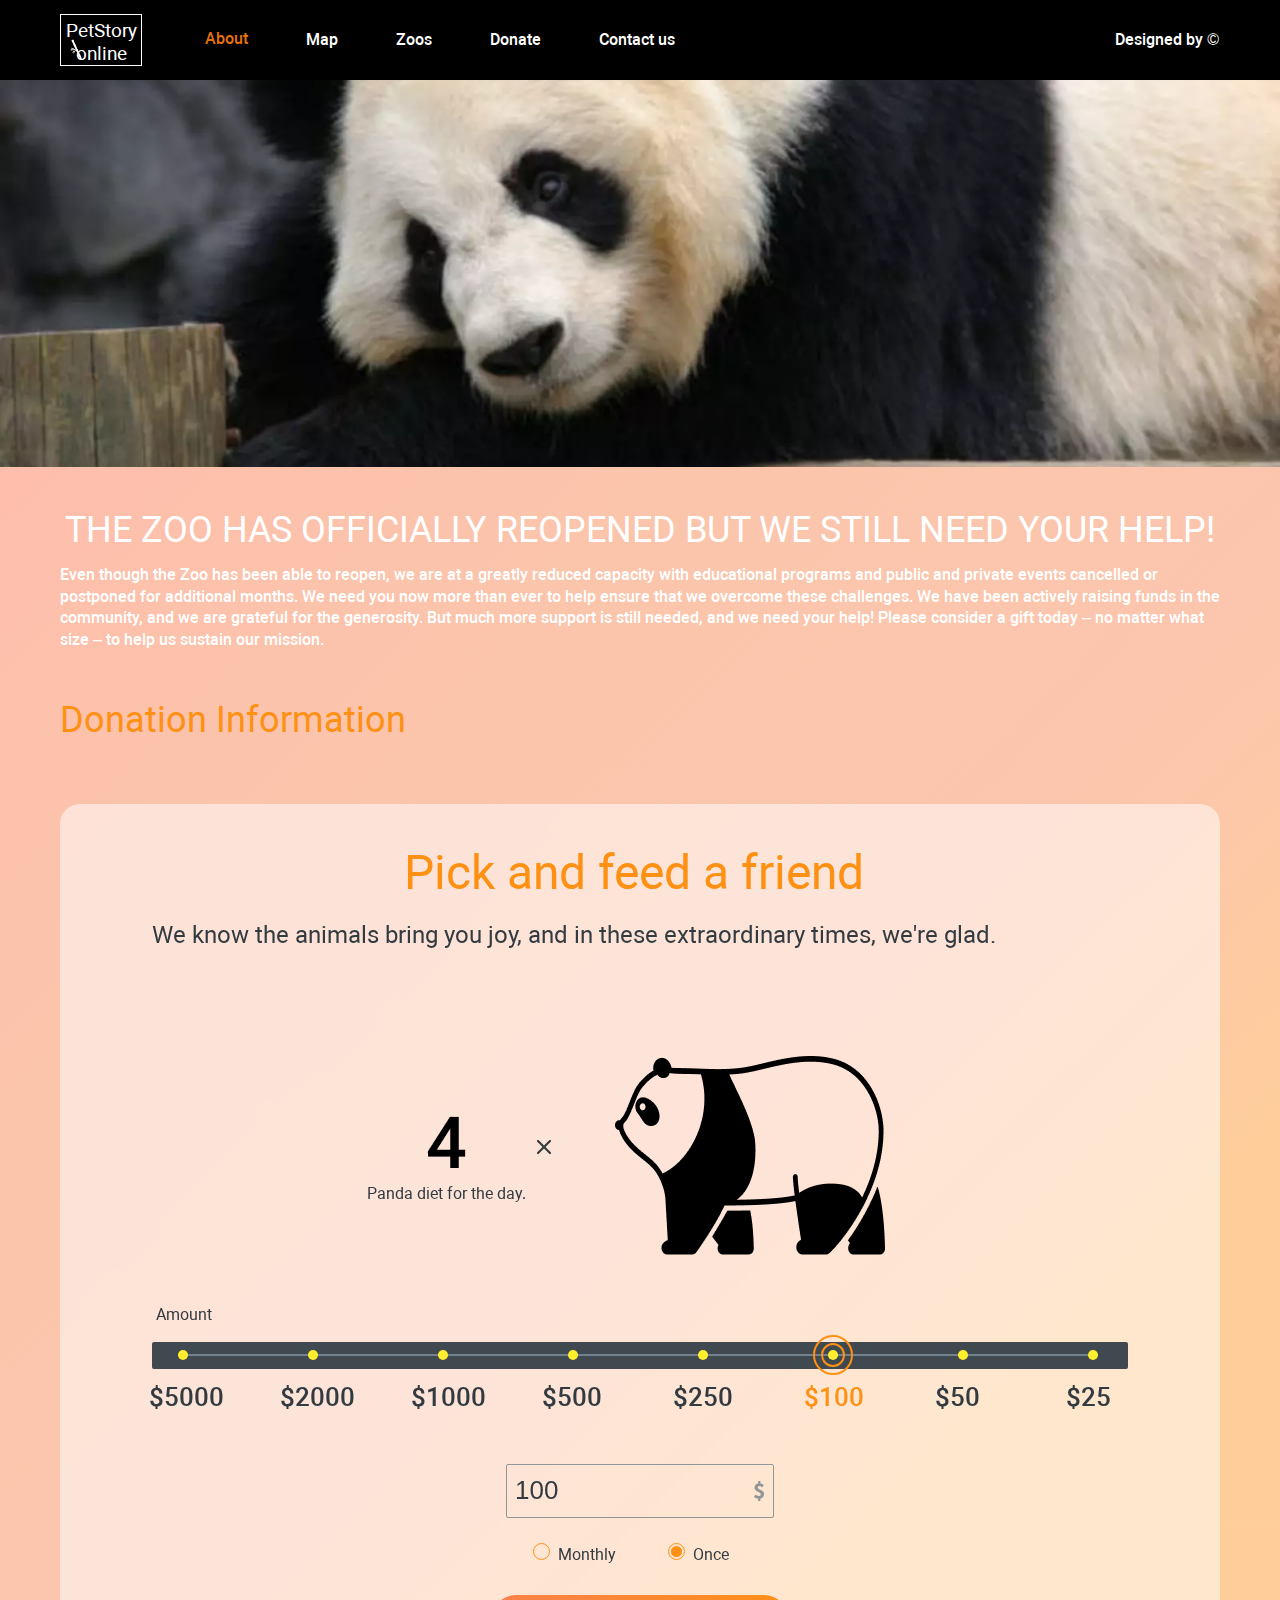
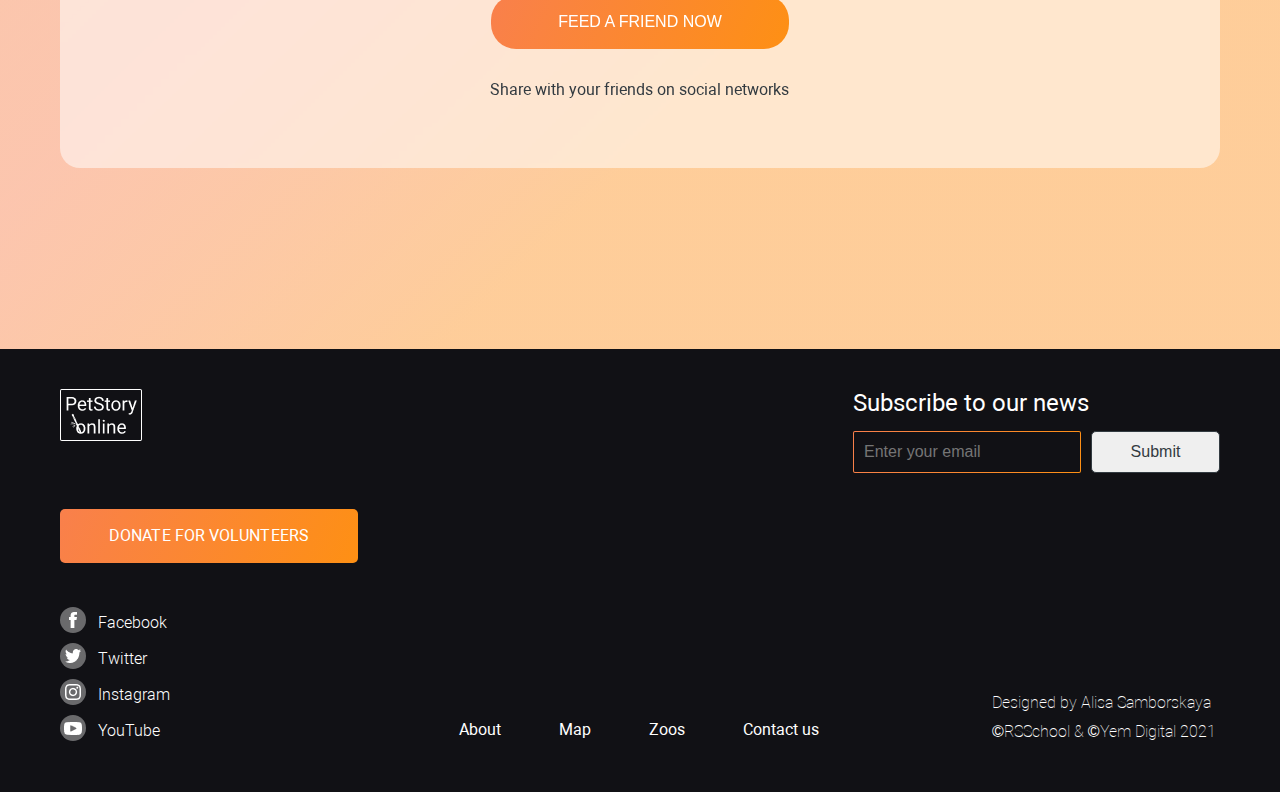
<file: pages/donate/index.html>
<!DOCTYPE html>
<html lang="en">
<head>
  <meta charset="UTF-8">
  <meta http-equiv="X-UA-Compatible" content="IE=edge">
  <meta name="viewport" content="width=device-width, initial-scale=1.0">
  <title>PetStory Online - online-zoo</title>
  <link rel="shortcut icon" href="../../assets/icons/favicon.ico">
  <link rel="stylesheet" href="../../css/style.css">
</head>
<body>
  <header class="header">
    <div class="container header-container">
        <a href="../main/index.html"><h1 class="logo-text">PetStory online</h1></a>
        <nav class="nav-container header-nav-container">
          <div class="burger-menu-icons">
            <a href="#petstory"><img class="burger-menu-logo" src="../../assets/icons/logo_footer.png" alt="logo"></a>
            <img class="burger-menu-close" src="../../assets/icons/close_x_icon.png" alt="x">
          </div>
          <ul class="nav-list">
            <li><a href="../main/index.html" class="nav-link-active">About</a></li>
            <li><a href="#" class="nav-link">Map</a></li>
            <li><a href="#" class="nav-link">Zoos</a></li>
            <li><a href="../donate/index.html" class="nav-link">Donate</a></li>
            <li><a href="#footer" class="nav-link">Contact us</a></li>
          </ul>
          <a class="designed-by nav-link" href="https://www.figma.com/file/ypzT9idgAILaSRVRmDAJxn/online-zoo-3-weeks" target="_blank">Designed by &copy;</a>
        </nav>
        <svg class="burger-menu-btn" width="18" height="10" viewBox="0 0 18 10" xmlns="http://www.w3.org/2000/svg">
          <rect width="18" height="2" rx="1" fill="white"/>
          <rect y="4" width="18" height="2" rx="1" fill="white"/>
          <rect y="8" width="18" height="2" rx="1" fill="white"/>
        </svg>
    </div>
  </header>
  <main>
    <div class="bear-block"></div>
    <div class="donation-block">
      <h3 class="need-help-heading container">THE ZOO HAS OFFICIALLY REOPENED BUT WE STILL NEED YOUR HELP!</h3>
      <p class="need-help-text container">Even though the Zoo has been able to reopen, we are at a greatly reduced capacity with educational programs and public and private events cancelled or postponed for additional months. We need you now more than ever to help ensure that we overcome these challenges. We have been actively raising funds in the community, and we are grateful for the generosity.  But much more support is still needed, and we need your help! Please consider a gift today – no matter what size – to help us sustain our mission.</p>
      <h3 class="don-information-heading container">Donation Information</h3>
      <div class="container">
        <div class="donation-feed-container">
          <h2 class="donation-feed-heading">Pick and feed a friend</h2>
          <p class="donation-feed-text">We know the animals bring you joy, and in these extraordinary times, we&#39;re glad.
          </p>
          <div class="panda-diet-block">
            Panda diet for the day.
          </div>
          <form class="donate-form">
            <p class="donate-form-name">Amount</p>
            <div class="amount-choice">
              <input type="radio" name="donate-amount" id="donate-amount-1" value="5000">
              <input type="radio" name="donate-amount" id="donate-amount-2" value="2000">
              <input type="radio" name="donate-amount" id="donate-amount-3" value="1000">
              <input type="radio" name="donate-amount" id="donate-amount-4" value="500">
              <input type="radio" name="donate-amount" id="donate-amount-5" value="250">
              <input type="radio" name="donate-amount" id="donate-amount-6" value="100" checked class="radio-checked">
              <input type="radio" name="donate-amount" id="donate-amount-7" value="50">
              <input type="radio" name="donate-amount" id="donate-amount-8" value="25">
            </div>
            <div class="amount-digits">
              <label for="donate-amount-1" class="digits">$5000</label>
              <label for="donate-amount-2" class="digits">$2000</label>
              <label for="donate-amount-3" class="digits">$1000</label>
              <label for="donate-amount-4" class="digits">$500</label>
              <label for="donate-amount-5" class="digits">$250</label>
              <label for="donate-amount-6" class="digits checked">$100</label>
              <label for="donate-amount-7" class="digits">$50</label>
              <label for="donate-amount-8" class="digits">$25</label>
            </div>
            <input type="number" class="another-amount" placeholder="Another amount" min="0" max="9999" value="100" required>
            <div class="input-error"></div>
            <div class="donate-time-wrap">
              <label>
                <input type="radio" name="donate-time" value="11"> Monthly
              </label>
              <label>
                <input type="radio" name="donate-time" value="1" checked> Once
              </label>
            </div>
            <button type="button" class="orange-btn donate-feed-btn">Feed a friend now</button>
          </form>
          <a class="share-link" href="#footer">Share with your friends on social networks </a>
        </div>
      </div>
    </div>
  </main>
  <footer class="footer" id="footer">
    <div class="container footer-top-part">
      <a class="footer-logo-link" href="../main/index.html"><img class="footer-logo" src="../../assets/icons/logo_footer.png" alt="logo"><span class="footer-logo-text">PetStory online</span></a>
      <form class="subscribe-container">
        <h4 class="subscribe-heading">Subscribe to our news</h4>
        <input type="email" class="email-input" placeholder="Enter your email" required>
        <button type="submit" class="email-submit-btn">Submit</button>
      </form>
    </div>
    <div class="container">
      <a class="orange-btn donate-btn" href="../donate/index.html">donate for volunteers</a>
    </div>
    <div class="container footer-bottom-part">
      <ul class="socials-list">
        <li class="socials-item">
          <a class="socials-link" href="https://ru-ru.facebook.com/" target="_blank"><div class="social-icon fcbk-icon"></div><span class="social-name">Facebook</span></a>
        </li>
        <li class="socials-item">
          <a class="socials-link" href="https://twitter.com/" target="_blank"><div class="social-icon twttr-icon"></div><span class="social-name">Twitter</span></a>
        </li>
        <li class="socials-item">
          <a class="socials-link" href="https://www.instagram.com/" target="_blank"><div class="social-icon inst-icon"></div><span class="social-name">Instagram</span></a>
        </li>
        <li class="socials-item">
          <a class="socials-link" href="https://www.youtube.com/" target="_blank"><div class="social-icon ytb-icon"></div><span class="social-name">YouTube</span></a>
        </li>
      </ul>
      <nav class="nav-container footer-nav-container donation-footer-nav-container">
        <ul class="footer-nav-list">
          <li><a href="../main/index.html" class="footer-nav-link">About</a></li>
          <li><a href="#" class="footer-nav-link">Map</a></li>
          <li><a href="#" class="footer-nav-link">Zoos</a></li>
          <li><a href="#footer" class="footer-nav-link">Contact us</a></li>
        </ul>
      </nav>
      <div class="designed-container">
        <p>Designed by Alisa Samborskaya</p>
        <p>&copy;RSSchool & &copy;Yem Digital 2021</p>
      </div>
    </div>
  </footer>
  <script src="index.js"></script>
</body>
</html>
</file>
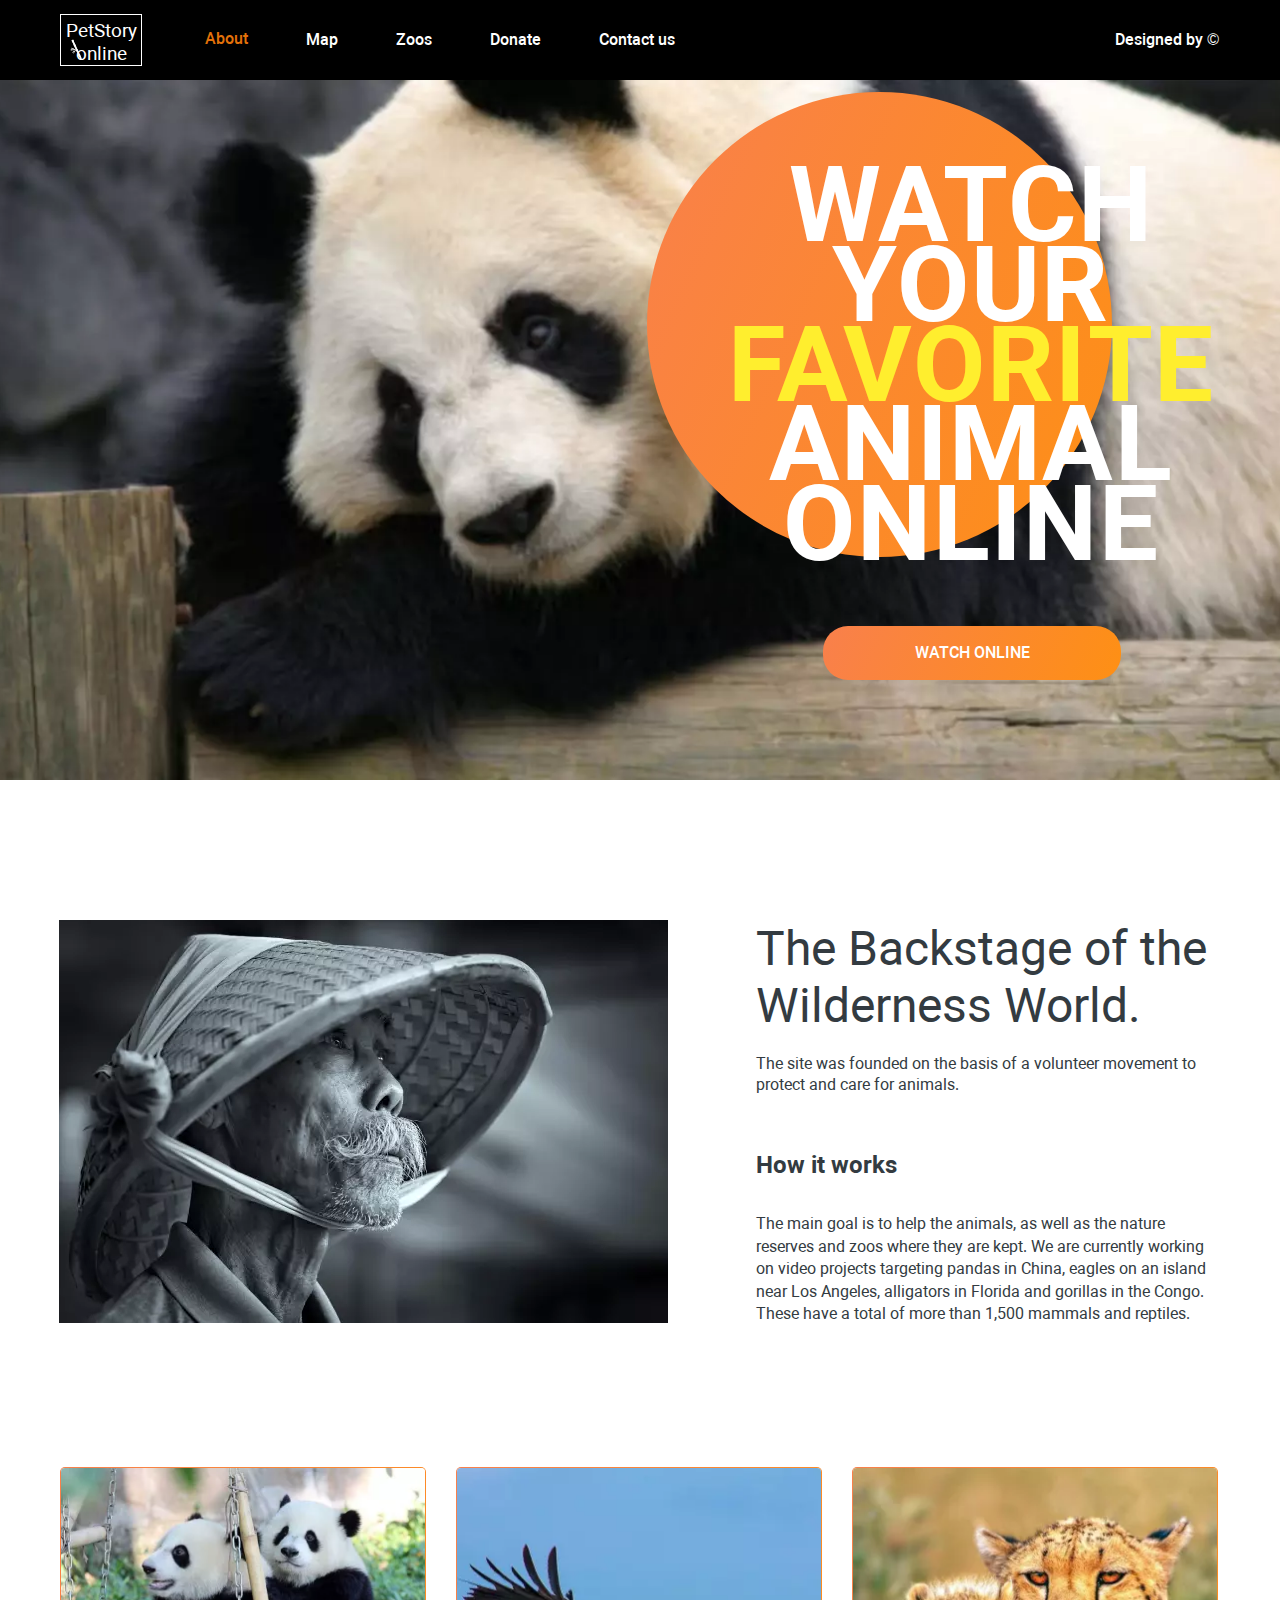
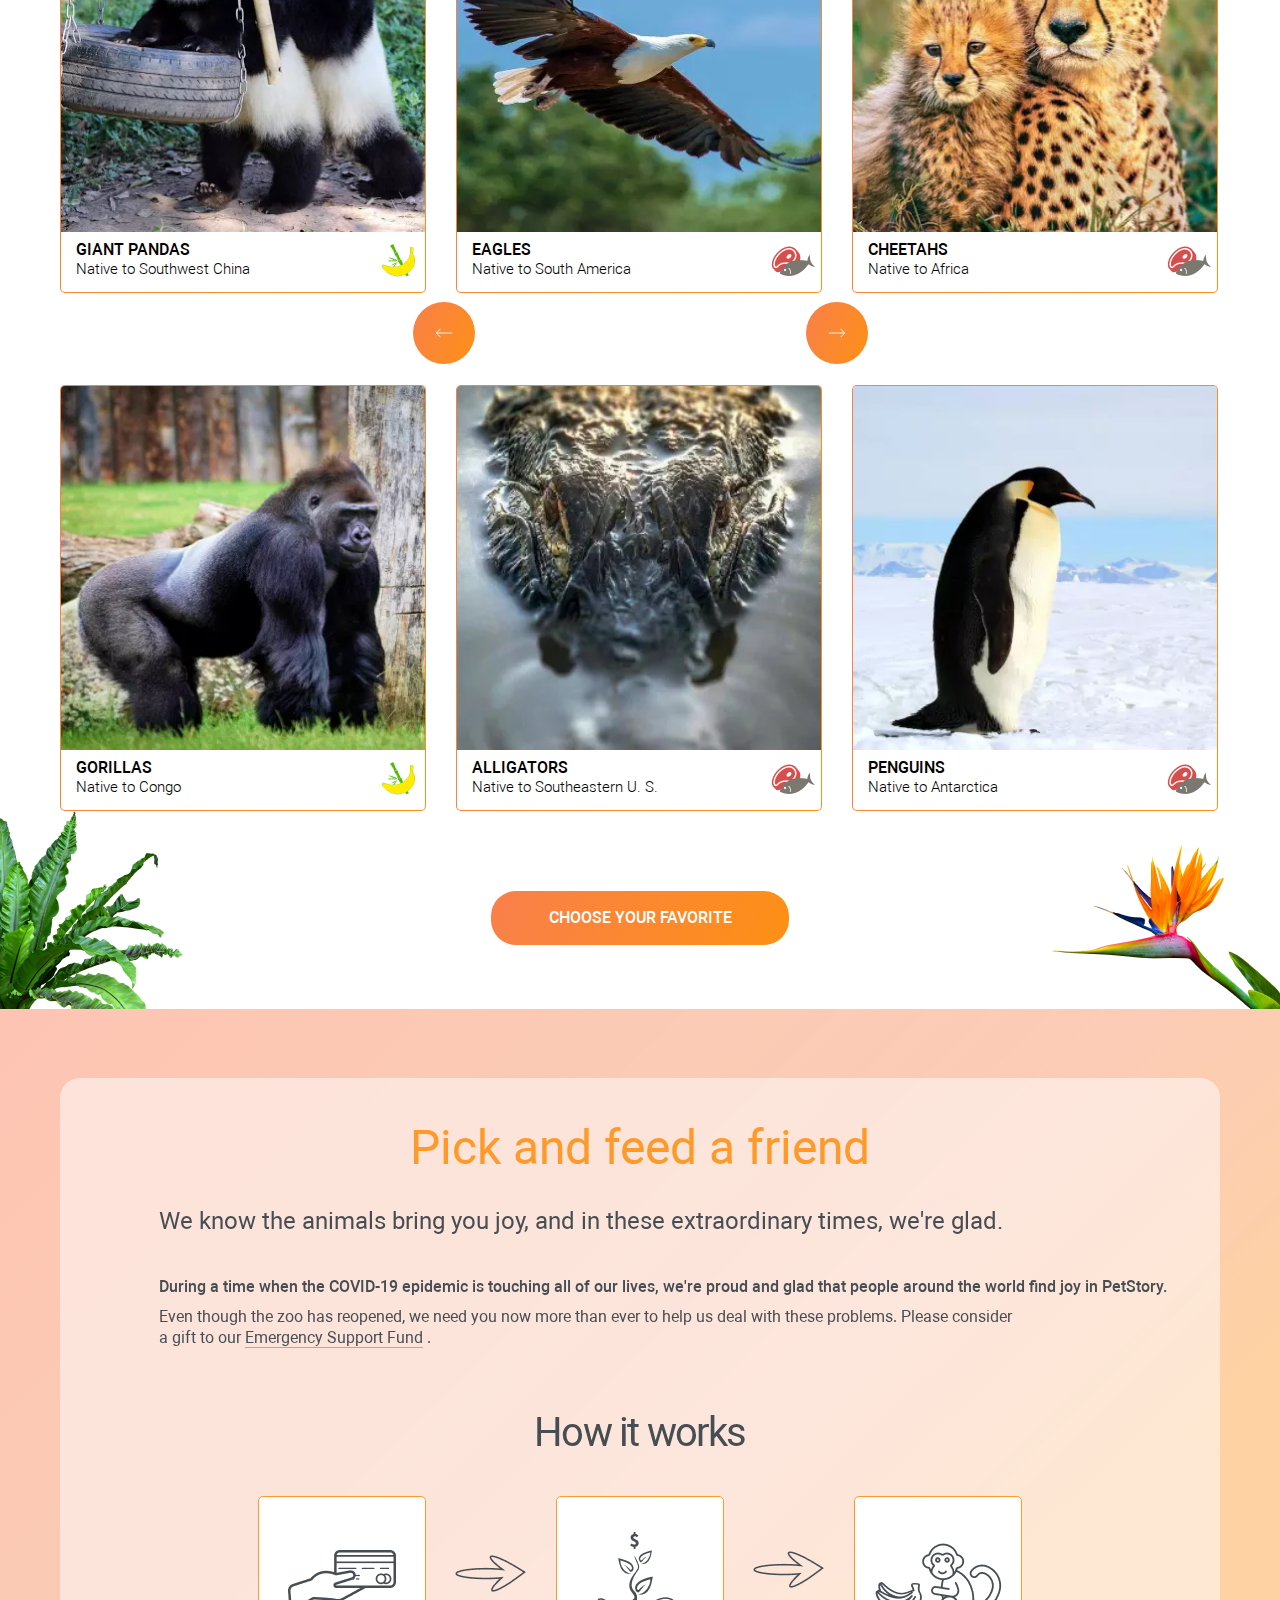
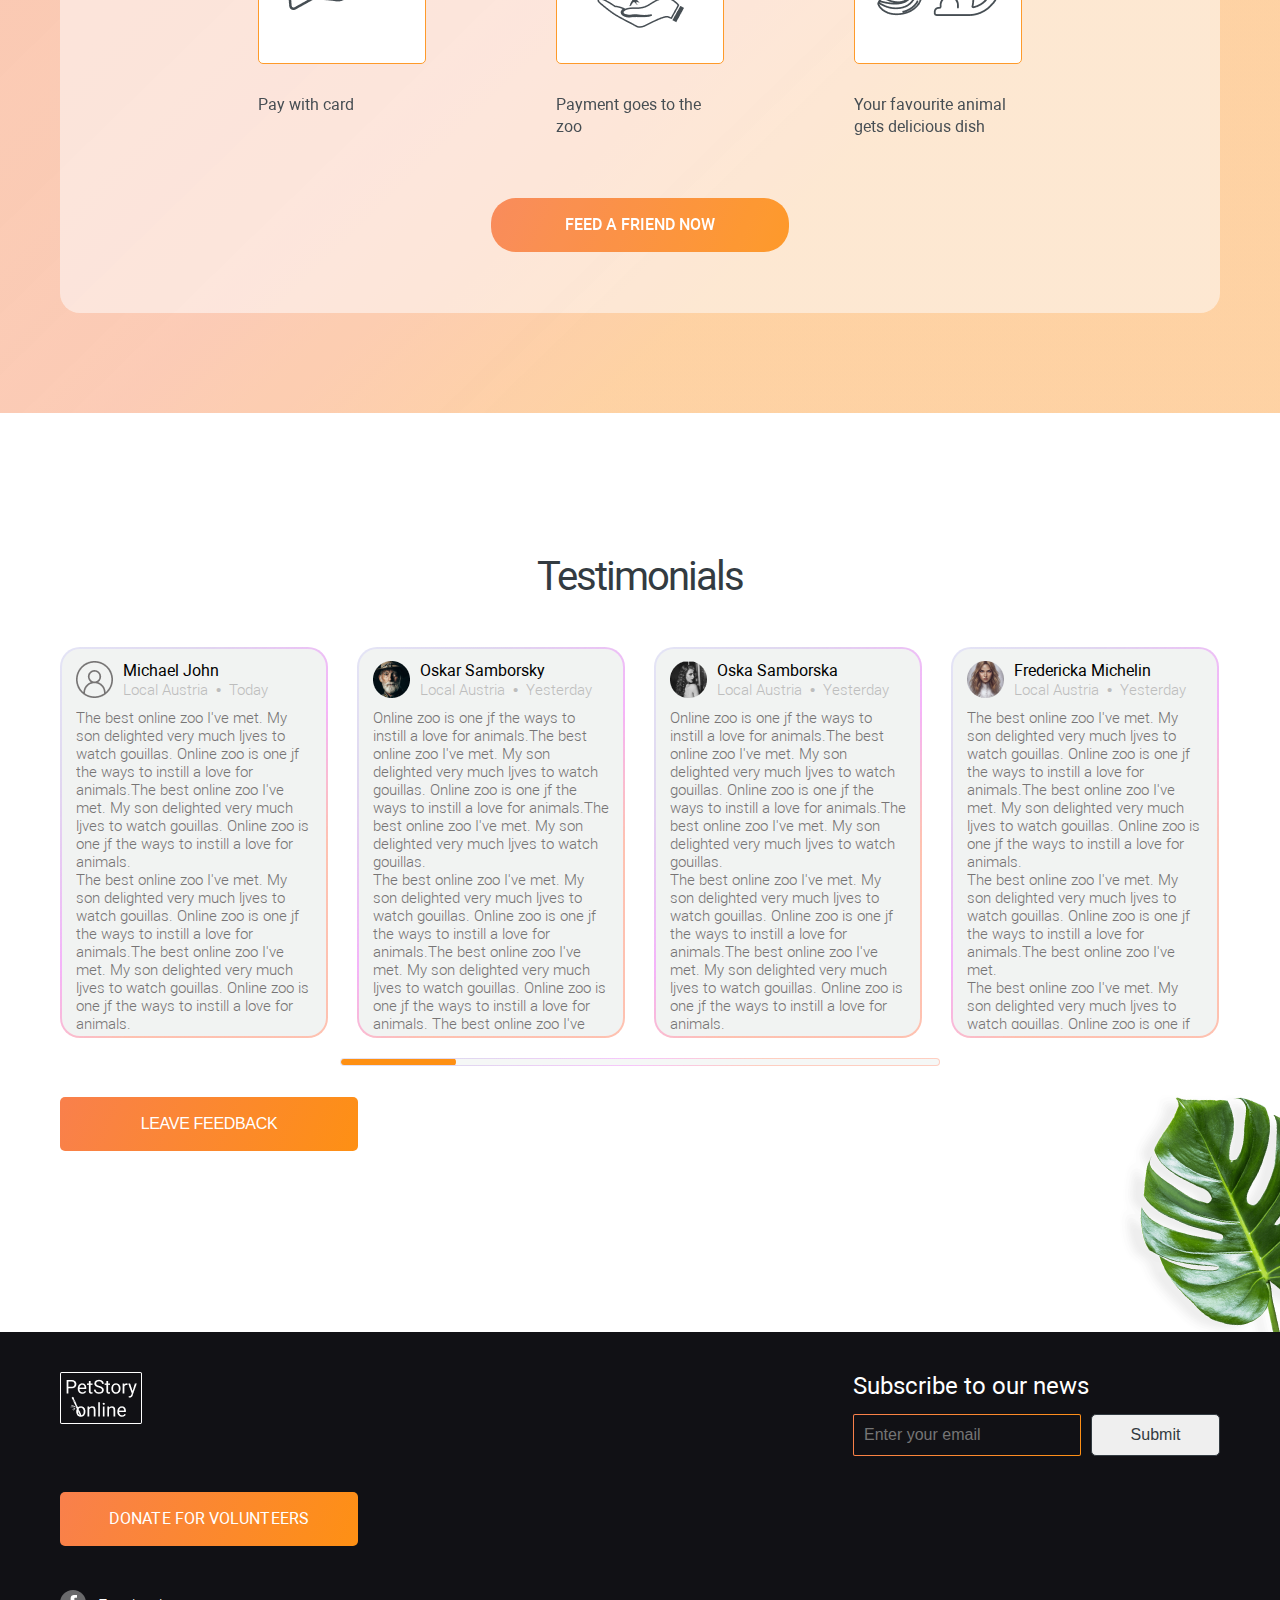
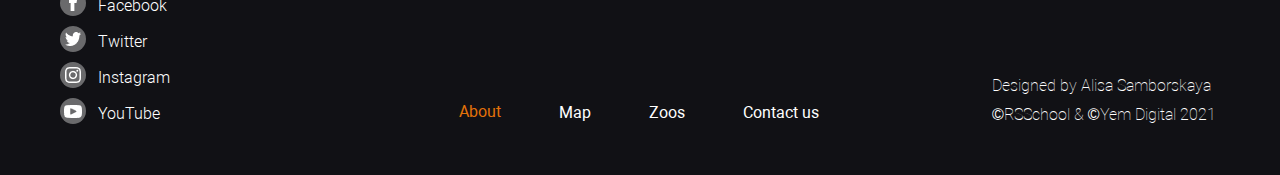
<file: pages/main/index.html>
<!DOCTYPE html>
<html lang="en">
<head>
  <meta charset="UTF-8">
  <meta http-equiv="X-UA-Compatible" content="IE=edge">
  <meta name="viewport" content="width=device-width, initial-scale=1.0">
  <title>PetStory Online - online-zoo</title>
  <link rel="shortcut icon" href="../../assets/icons/favicon.ico">
  <link rel="stylesheet" href="../../css/style.css">
</head>
<body>
  <header class="header">
    <div class="container header-container">
        <a href="#petstory"><h1 class="logo-text">PetStory online</h1></a>
        <nav class="nav-container header-nav-container">
          <div class="burger-menu-icons">
            <a href="#petstory"><img class="burger-menu-logo" src="../../assets/icons/logo_footer.png" alt="logo"></a>
            <img class="burger-menu-close" src="../../assets/icons/close_x_icon.png" alt="x">
          </div>
          <ul class="nav-list">
            <li><a href="#" class="nav-link-active">About</a></li>
            <li><a href="#" class="nav-link">Map</a></li>
            <li><a href="#" class="nav-link">Zoos</a></li>
            <li><a href="../donate/index.html" class="nav-link">Donate</a></li>
            <li><a href="#footer" class="nav-link">Contact us</a></li>
          </ul>
          <a class="designed-by nav-link" href="https://www.figma.com/file/ypzT9idgAILaSRVRmDAJxn/online-zoo-3-weeks" target="_blank">Designed by &copy;</a>
        </nav>
        <svg class="burger-menu-btn" width="18" height="10" viewBox="0 0 18 10" xmlns="http://www.w3.org/2000/svg">
          <rect width="18" height="2" rx="1" fill="white"/>
          <rect y="4" width="18" height="2" rx="1" fill="white"/>
          <rect y="8" width="18" height="2" rx="1" fill="white"/>
        </svg>
    </div>
  </header>
  <main>
    <div class="heading-block">
      <div class="container">
        <h2 class="heading" id="petstory">Watch<br>your <br><span>favorite</span><br>animal <br>online</h2>
        <a class="orange-btn watch-oline-btn" href="#petstory">WATCH ONLINE</a>
      </div>
    </div>
    <div class="backstage-block">
      <div class="container backstage-container">
        <div class="backstage-img"></div>
        <div class="backstage-text">
          <h3 class="backstage-heading">The Backstage of the Wilderness World.</h3>
          <p class="first-text">The site was founded on the basis of a volunteer movement to protect and care for animals.</p>
          <h4 class="backstage-small-header">How it works</h4>
          <p class="last-text">The main goal is to help the animals, as well as the nature reserves and zoos where they are kept. We are currently working on video projects targeting pandas in China, eagles on an island near Los Angeles, alligators in Florida and gorillas in the Congo. These have a total of more than 1,500 mammals and reptiles.</p>
        </div>
      </div>
    </div>
    <div class="pets-block" id="pets">
      <div class="container pets-container">
        <div class="slide-container">
          <div class="slide slide-activ">
            <section class="pets-card herbivorous">
              <img class="pet-img" src="../../assets/imgs/foto-card1.webp" alt="giant Pandas">
              <h5 class="animal-name">giant Pandas</h5>
              <p class="animal-area">Native to Southwest China</p>
            </section>
            <section class="pets-card predator">
              <img class="pet-img" src="../../assets/imgs/foto-card2.webp" alt="Eagles">
              <h5 class="animal-name">Eagles</h5>
              <p class="animal-area">Native to South America</p>
            </section>
            <section class="pets-card herbivorous gorilla">
              <img class="pet-img" src="../../assets/imgs/foto-card3.webp" alt="Gorillas">
              <h5 class="animal-name">Gorillas</h5>
              <p class="animal-area">Native to Congo</p>
            </section>
            <section class="pets-card herbivorous sloth">
              <img class="pet-img" src="../../assets/imgs/foto-card4.webp" alt="Two-toed Sloth">
              <h5 class="animal-name">Two-toed Sloth</h5>
              <p class="animal-area">Mesoamerica, South America</p>
            </section>
            <section class="pets-card predator cheetahs">
              <img class="pet-img" src="../../assets/imgs/foto-card5.webp" alt="Cheetahs">
              <h5 class="animal-name">cheetahs</h5>
              <p class="animal-area">Native to Africa</p>
            </section>
            <section class="pets-card predator alligator">
              <img class="pet-img" src="../../assets/imgs/alligator.webp" alt="Alligator">
              <h5 class="animal-name">Alligators</h5>
              <p class="animal-area">Native to Southeastern U. S.</p>
            </section>
            <section class="pets-card predator penguin">
              <img class="pet-img" src="../../assets/imgs/foto-card6.webp" alt="Penguins">
              <h5 class="animal-name">Penguins</h5>
              <p class="animal-area">Native to Antarctica</p>
            </section>
          </div>
        </div>
        <div class="pets-slider-btn btn-left"><svg width="18" height="10" viewBox="0 0 18 10" fill="none"
            xmlns="http://www.w3.org/2000/svg">
            <path
              d="M5.00179 9.10745L5.10646 9.2094L5.21112 9.10745L5.35128 8.97092L5.46159 8.86347L5.35128 8.75602L1.74841 5.24656L17 5.24656H17.15V5.09656V4.90344V4.75344H17L1.74878 4.75344L5.35129 1.24398L5.46158 1.13653L5.35128 1.02909L5.21112 0.892552L5.10646 0.790595L5.00179 0.892553L0.895334 4.89275L0.785027 5.0002L0.895338 5.10764L5.00179 9.10745Z"
              fill="white" stroke="white" stroke-width="0.3" />
          </svg></div>
        <div class="pets-slider-btn btn-rigth"><svg width="18" height="10" viewBox="0 0 18 10" fill="none"
            xmlns="http://www.w3.org/2000/svg">
            <path
              d="M12.9982 0.892548L12.8935 0.7906L12.7889 0.892552L12.6487 1.02908L12.5384 1.13653L12.6487 1.24398L16.2516 4.75344H1H0.85V4.90344V5.09656V5.24656H1H16.2512L12.6487 8.75602L12.5384 8.86347L12.6487 8.97091L12.7889 9.10745L12.8935 9.2094L12.9982 9.10745L17.1047 5.10725L17.215 4.9998L17.1047 4.89236L12.9982 0.892548Z"
              fill="white" stroke="white" stroke-width="0.3" />
          </svg></div>
      </div>
      <a class="orange-btn choose-favourite-btn" href="#pets">choose your favorite</a>
    </div>
    <div class="pick-and-feed-block">
      <div class="container pick-container">
        <div class="pick-and-feed-container">
          <h3 class="pick-and-feed-heading">Pick and feed a friend</h3>
          <p class="pick-and-feed-text we-know-text">We know the animals bring you joy, and in these extraordinary times,
            we&#39;re glad.</p>
          <p class="pick-and-feed-text during-covid-text">During a time when the COVID-19 epidemic is touching all of our
            lives,
            we&#39;re proud and glad that people around the world find joy in PetStory.</p>
          <p class="pick-and-feed-text pick-and-feed-text_link">Even though the zoo has reopened, we need you now more than ever to help us deal with
            these problems. Please consider a gift to our <a class="link-to-donate" href="../donate/index.html">Emergency
              Support Fund</a> .</p>
          <h4 class="pick-and-feed-small-heading">How it works</h4>
          <div class="how-it-works-container">
            <div class="step-card">
              <div class="step-img card-img"></div>
              Pay with card
            </div>
            <div class="green-arrow green-arrow-1"></div>
            <div class="step-card">
              <div class="step-img plant-img"></div>
              Payment goes to the zoo
            </div>
            <div class="green-arrow green-arrow-2"></div>
            <div class="step-card">
              <div class="step-img monkey-img"></div>
              Your favourite animal gets delicious dish
            </div>
          </div>
          <a class="orange-btn feed-btn" href="../donate/index.html">Feed a friend now</a>
        </div>
      </div>
    </div>
    <div class="testimonials-block">
      <div class="container testimonials-container">
        <h3 class="testimonials-heading">Testimonials</h3>
        <div class="testimonials-window">
          <div class="testimonials-wrap" style>
            <section class="testimonial">
              <div class="user-info">
                <img class="user-photo" src="../../assets/icons/user_icon.png" alt="user photo">
                <h5 class="user-name">Michael John </h5>
                <div>
                  <span class="user-location">Local Austria</span>
                  <span class="point">&nbsp;•&nbsp;</span>
                  <span class="testimonial-date">Today</span>
                </div>
              </div>
              <p class="user-text">The best online zoo I&#39;ve met. My son delighted very much ljves to watch gouillas. Online zoo is one jf the ways to instill a love for animals.The best online zoo I&#39;ve met. My son delighted very much ljves to watch gouillas. Online zoo is one jf the ways to instill a love for animals.<br>
  The best online zoo I&#39;ve met. My son delighted very much ljves to watch gouillas. Online zoo is one jf the ways to instill a love for animals.The best online zoo I&#39;ve met. My son delighted very much ljves to watch gouillas. Online zoo is one jf the ways to instill a love for animals.
                </p>
            </section>
            <section class="testimonial">
              <div class="user-info">
                <img class="user-photo" src="../../assets/imgs/user-old-man.png" alt="user photo">
                <h5 class="user-name">Oskar Samborsky</h5>
                <div>
                  <span class="user-location">Local Austria</span>
                  <span class="point">&nbsp;•&nbsp;</span>
                  <span class="testimonial-date">Yesterday</span>
                </div>
              </div>
              <p class="user-text">Online zoo is one jf the ways to instill a love for animals.The best online zoo I&#39;ve met. My son delighted very much ljves to watch gouillas. Online zoo is one jf the ways to instill a love for animals.The best online zoo I&#39;ve met. My son delighted very much ljves to watch gouillas.<br>
  The best online zoo I&#39;ve met. My son delighted very much ljves to watch gouillas. Online zoo is one jf the ways to instill a love for animals.The best online zoo I&#39;ve met. My son delighted very much ljves to watch gouillas. Online zoo is one jf the ways to instill a love for animals.
  The best online zoo I&#39;ve met. My son delighted very much ljves to watch gouillas. Online zoo is one jf the ways to instill a love for animals.The best online zoo I&#39;ve met. My son delighted very much ljves to watch gouillas. Online zoo is one jf the ways to instill a love for animals.
                </p>
            </section>
            <section class="testimonial">
              <div class="user-info">
                <img class="user-photo" src="../../assets/imgs/user-woman2.png" alt="user photo">
                <h5 class="user-name">Oska Samborska</h5>
                <div>
                  <span class="user-location">Local Austria</span>
                  <span class="point">&nbsp;•&nbsp;</span>
                  <span class="testimonial-date">Yesterday</span>
                </div>
              </div>
              <p class="user-text"><span class="hidden-text"> Online zoo is one jf the ways to instill a love for animals.The best online zoo I&#39;ve met.</span> My son delighted very much ljves to watch gouillas. Online zoo is one jf the ways to instill a love for animals.The best online zoo I&#39;ve met.<span class="hidden-text"> My son delighted very much ljves to watch gouillas.<br></span>
                The best online zoo I&#39;ve met. My son delighted very much ljves to watch gouillas. Online zoo is one jf the ways to instill a love for animals.The best online zoo I&#39;ve met. My son delighted very much ljves to watch gouillas. Online zoo is one jf the ways to instill a love for animals.
                </p>
            </section>
            <section class="testimonial">
              <div class="user-info">
                <img class="user-photo" src="../../assets/imgs/user-woman.png" alt="user photo">
                <h5 class="user-name">Fredericka Michelin</h5>
                <div>
                  <span class="user-location">Local Austria</span>
                  <span class="point">&nbsp;•&nbsp;</span>
                  <span class="testimonial-date">Yesterday</span>
                </div>
              </div>
              <p class="user-text"><span class="hidden-text">The best online zoo I&#39;ve met. My son delighted very much ljves to watch gouillas.</span> Online zoo is one jf the ways to instill a love for animals.The best online zoo I&#39;ve met. My son delighted very much ljves to watch gouillas.<span class="hidden-text"> Online zoo is one jf the ways to instill a love for animals.<br></span>
                The best online zoo I&#39;ve met. My son delighted very much ljves to watch gouillas. Online zoo is one jf the ways to instill a love for animals.The best online zoo I&#39;ve met.<br>
                The best online zoo I&#39;ve met. My son delighted very much ljves to watch gouillas. Online zoo is one jf the ways to instill a love for animals.The best online zoo I&#39;ve met. My son delighted very much ljves to watch gouillas. Online zoo is one jf the ways to instill a love for animals.
                </p>
            </section>
            <section class="testimonial">
              <div class="user-info">
                <img class="user-photo" src="../../assets/imgs/user-woman2.png" alt="user photo">
                <h5 class="user-name">Mila Riksha</h5>
                <div>
                  <span class="user-location">Local Austria</span>
                  <span class="point">&nbsp;•&nbsp;</span>
                  <span class="testimonial-date">Yesterday</span>
                </div>
              </div>
              <p class="user-text">My son delighted very much ljves to watch gouillas. Online zoo is one jf the ways to instill a love for animals.The best online zoo I&#39;ve met. My son delighted very much ljves to watch gouillas. Online zoo is one jf the ways to instill a love for animals.The best online zoo I&#39;ve met. My son delighted very much ljves to watch gouillas. Online zoo is one jf the ways to instill a love for animals.The best online zoo I&#39;ve met. My son delighted very much ljves to watch gouillas.<br>
                The best online zoo I&#39;ve met. My son delighted very much ljves to watch gouillas. Online zoo is one jf the ways to instill a love for animals.The best online zoo I&#39;ve met. My son delighted very much ljves to watch gouillas. Online zoo is one jf the ways to instill a love for animals.
                </p>
            </section>
            <section class="testimonial">
              <div class="user-info">
                <img class="user-photo" src="../../assets/imgs/user-man.png" alt="user photo">
                <h5 class="user-name">John Lenon</h5>
                <div>
                  <span class="user-location">Local Austria</span>
                  <span class="point">&nbsp;•&nbsp;</span>
                  <span class="testimonial-date">Today</span>
                </div>
              </div>
              <p class="user-text">The best online zoo I&#39;ve met. My son delighted very much ljves to watch gouillas. Online zoo is one jf the ways to instill a love for animals.The best online zoo I&#39;ve met. My son delighted very much ljves to watch gouillas. Online zoo is one jf the ways to instill a love for animals.<br>
  The best online zoo I&#39;ve met. My son delighted very much ljves to watch gouillas. Online zoo is one jf the ways to instill a love for animals.The best online zoo I&#39;ve met. My son delighted very much ljves to watch gouillas. Online zoo is one jf the ways to instill a love for animals.
                </p>
            </section>
            <section class="testimonial">
              <div class="user-info">
                <img class="user-photo" src="../../assets/imgs/user-woman2.png" alt="user photo">
                <h5 class="user-name">Jannifer Lopez</h5>
                <div>
                  <span class="user-location">Local Austria</span>
                  <span class="point">&nbsp;•&nbsp;</span>
                  <span class="testimonial-date">Yesterday</span>
                </div>
              </div>
              <p class="user-text"><span class="hidden-text"> Online zoo is one jf the ways to instill a love for animals.The best online zoo I&#39;ve met.</span> My son delighted very much ljves to watch gouillas. Online zoo is one jf the ways to instill a love for animals.The best online zoo I&#39;ve met.<span class="hidden-text"> My son delighted very much ljves to watch gouillas.<br></span>
                The best online zoo I&#39;ve met. My son delighted very much ljves to watch gouillas. Online zoo is one jf the ways to instill a love for animals.The best online zoo I&#39;ve met. My son delighted very much ljves to watch gouillas. Online zoo is one jf the ways to instill a love for animals.
                </p>
            </section>
            <section class="testimonial">
              <div class="user-info">
                <img class="user-photo" src="../../assets/imgs/user-woman.png" alt="user photo">
                <h5 class="user-name">Angelina Jolie</h5>
                <div>
                  <span class="user-location">Local Austria</span>
                  <span class="point">&nbsp;•&nbsp;</span>
                  <span class="testimonial-date">Yesterday</span>
                </div>
              </div>
              <p class="user-text"><span class="hidden-text">The best online zoo I&#39;ve met. My son delighted very much ljves to watch gouillas.</span> Online zoo is one jf the ways to instill a love for animals.The best online zoo I&#39;ve met. My son delighted very much ljves to watch gouillas.<span class="hidden-text"> Online zoo is one jf the ways to instill a love for animals.<br></span>
                The best online zoo I&#39;ve met. My son delighted very much ljves to watch gouillas. Online zoo is one jf the ways to instill a love for animals.The best online zoo I&#39;ve met.<br>
                The best online zoo I&#39;ve met. My son delighted very much ljves to watch gouillas. Online zoo is one jf the ways to instill a love for animals.The best online zoo I&#39;ve met. My son delighted very much ljves to watch gouillas. Online zoo is one jf the ways to instill a love for animals.
                </p>
            </section>
            <section class="testimonial">
              <div class="user-info">
                <img class="user-photo" src="../../assets/imgs/user-man.png" alt="user photo">
                <h5 class="user-name">Johnny Depp</h5>
                <div>
                  <span class="user-location">Local Austria</span>
                  <span class="point">&nbsp;•&nbsp;</span>
                  <span class="testimonial-date">Yesterday</span>
                </div>
              </div>
              <p class="user-text">Online zoo is one jf the ways to instill a love for animals.The best online zoo I&#39;ve met. My son delighted very much ljves to watch gouillas. Online zoo is one jf the ways to instill a love for animals.The best online zoo I&#39;ve met. My son delighted very much ljves to watch gouillas.<br>
  The best online zoo I&#39;ve met. My son delighted very much ljves to watch gouillas. Online zoo is one jf the ways to instill a love for animals.The best online zoo I&#39;ve met. My son delighted very much ljves to watch gouillas. Online zoo is one jf the ways to instill a love for animals.
  The best online zoo I&#39;ve met. My son delighted very much ljves to watch gouillas. Online zoo is one jf the ways to instill a love for animals.The best online zoo I&#39;ve met. My son delighted very much ljves to watch gouillas. Online zoo is one jf the ways to instill a love for animals.
                </p>
            </section>
            <section class="testimonial">
              <div class="user-info">
                <img class="user-photo" src="../../assets/icons/user_icon.png" alt="user photo">
                <h5 class="user-name">Will Smith </h5>
                <div>
                  <span class="user-location">Local Austria</span>
                  <span class="point">&nbsp;•&nbsp;</span>
                  <span class="testimonial-date">Today</span>
                </div>
              </div>
              <p class="user-text">The best online zoo I&#39;ve met. My son delighted very much ljves to watch gouillas. Online zoo is one jf the ways to instill a love for animals.The best online zoo I&#39;ve met. My son delighted very much ljves to watch gouillas. Online zoo is one jf the ways to instill a love for animals.<br>
  The best online zoo I&#39;ve met. My son delighted very much ljves to watch gouillas. Online zoo is one jf the ways to instill a love for animals.The best online zoo I&#39;ve met. My son delighted very much ljves to watch gouillas. Online zoo is one jf the ways to instill a love for animals.
                </p>
            </section>
            <section class="testimonial">
              <div class="user-info">
                <img class="user-photo" src="../../assets/imgs/user-woman.png" alt="user photo">
                <h5 class="user-name">Meryl Streep</h5>
                <div>
                  <span class="user-location">Local Austria</span>
                  <span class="point">&nbsp;•&nbsp;</span>
                  <span class="testimonial-date">Yesterday</span>
                </div>
              </div>
              <p class="user-text"><span class="hidden-text">The best online zoo I&#39;ve met. My son delighted very much ljves to watch gouillas.</span> Online zoo is one jf the ways to instill a love for animals.The best online zoo I&#39;ve met. My son delighted very much ljves to watch gouillas.<span class="hidden-text"> Online zoo is one jf the ways to instill a love for animals.<br></span>
                The best online zoo I&#39;ve met. My son delighted very much ljves to watch gouillas. Online zoo is one jf the ways to instill a love for animals.The best online zoo I&#39;ve met.<br>
                The best online zoo I&#39;ve met. My son delighted very much ljves to watch gouillas. Online zoo is one jf the ways to instill a love for animals.The best online zoo I&#39;ve met. My son delighted very much ljves to watch gouillas. Online zoo is one jf the ways to instill a love for animals.
                </p>
            </section>
          </div>
        </div>
        <input type="range" id="testimonials" name="volume" min="0" max="7" step="1" value="0" class="testimonials-scrollbar">
        <button class="orange-btn feedback-btn">leave feedback</button>
      </div>
    </div>
  </main>
  <footer class="footer" id="footer">
    <div class="container footer-top-part">
      <a class="footer-logo-link" href="#petstory"><img class="footer-logo" src="../../assets/icons/logo_footer.png" alt="logo"><span class="footer-logo-text">PetStory online</span></a>
      <form class="subscribe-container">
        <h4 class="subscribe-heading">Subscribe to our news</h4>
        <input type="email" class="email-input" placeholder="Enter your email" required>
        <button type="submit" class="email-submit-btn">Submit</button>
      </form>
    </div>
    <div class="container">
      <a class="orange-btn donate-btn" href="../donate/index.html">donate for volunteers</a>
    </div>
    <div class="container footer-bottom-part">
      <ul class="socials-list">
        <li class="socials-item">
          <a class="socials-link" href="https://ru-ru.facebook.com/" target="_blank"><div class="social-icon fcbk-icon"></div><span class="social-name">Facebook</span></a>
        </li>
        <li class="socials-item">
          <a class="socials-link" href="https://twitter.com/" target="_blank"><div class="social-icon twttr-icon"></div><span class="social-name">Twitter</span></a>
        </li>
        <li class="socials-item">
          <a class="socials-link" href="https://www.instagram.com/" target="_blank"><div class="social-icon inst-icon"></div><span class="social-name">Instagram</span></a>
        </li>
        <li class="socials-item">
          <a class="socials-link" href="https://www.youtube.com/" target="_blank"><div class="social-icon ytb-icon"></div><span class="social-name">YouTube</span></a>
        </li>
      </ul>
      <nav class="nav-container footer-nav-container">
        <ul class="footer-nav-list">
          <li><a href="#petstory" class="footer-nav-link-active">About</a></li>
          <li><a href="#" class="footer-nav-link">Map</a></li>
          <li><a href="#" class="footer-nav-link">Zoos</a></li>
          <li><a href="#footer" class="footer-nav-link">Contact us</a></li>
        </ul>
      </nav>
      <div class="designed-container">
        <p>Designed by Alisa Samborskaya</p>
        <p>&copy;RSSchool & &copy;Yem Digital 2021</p>
      </div>
    </div>
  </footer>
<script src="index.js"></script>
</body>
</html>
</file>
<file: css/style.css>
@font-face {
  font-family: 'Roboto';
  src: url('../assets/fonts/Robotobold.woff') format('woff');
  font-weight: 700;
}

@font-face {
  font-family: 'Roboto';
  src: url('../assets/fonts/Robotomedium.woff') format('woff');
  font-weight: 500;
}

@font-face {
  font-family: 'Roboto';
  src: url('../assets/fonts/Roboto.woff') format('woff');
  font-weight: 400;
}

@font-face {
  font-family: 'Roboto';
  src: url('../assets/fonts/Robotolight.woff') format('woff');
  font-weight: 300;
}

@font-face {
  font-family: 'Roboto';
  src: url('../assets/fonts/Robotothin.woff') format('woff');
  font-weight: 100;
}

* {
  -webkit-tap-highlight-color: rgba(0, 0, 0, 0);
  box-sizing: border-box;
  margin: 0;
  padding: 0;
}

:root {
  --orange-hover: #E47209;
  --orange: #FE9013;
  --yellow: #FFEE2E;
  --green: #4B9200;
  --text-color: #333B41;
  --light-grey: #F1F3F2;
  --red: #D31414;
}

html {
  scroll-behavior: smooth;
}

body {
  font-family: 'Roboto', 'Arial', sans-serif;
  font-size: 16px;
  font-weight: 400;
}

.header {
  height: 80px;
  background-color: #000000;

}

.container {
  max-width: 1160px;
  margin-left: auto;
  margin-right: auto;
}

a {
  text-decoration: none;
}

.header-container {
  display: flex;
  align-items: center;
  height: 100%;
}

.nav-container {
  display: flex;
  align-items: center;
  justify-content: space-between;
  height: 100%;
  width: 100%;
}

.logo-text {
  position: relative;
  margin-right: 63px;
  width: 82px;
  height: 52px;
  padding-top: 5px;
  font-size: 19.01px;
  font-weight: 400;
  line-height: 120%;
  text-align: center;
  color: #FFFFFF;
  border: 1.2px solid #FFFFFF;
  transition: all 0.3s;
}

.logo-text:active {
  color: var(--green);
  border-color: var(--green);
}

.logo-text::after {
  content: '';
  display: block;
  width: 12px;
  height: 21px;
  background-image: url(../assets/icons/bamboo.svg);
  background-size: cover;
  position: absolute;
  top: 24px;
  left: 9px;
  transition: all 0.3s;
}

ul {
  list-style: none;
}

.burger-menu-icons {
  display: none;
}

.nav-list {
  display: flex;
  gap: 58px
}

.nav-link {
  display: inline-block;
  text-decoration: none;
  color: #FFFFFF;
  font-weight: 500;
  line-height: 22px;
  transition: all 0.3s;
}

.nav-link-active {
  cursor: default;
  text-decoration: none;
  color: var(--orange-hover);
  font-weight: 500;
}

.designed-by {
  margin-right: 1px;
}

.burger-menu-btn {
  display: none;
}

.heading-block {
  height: 700px;
  background-image: url(../assets/imgs/Giant_Panda.webp);
  background-position-x: center;
  background-position-y: bottom;
  background-size: cover;
  background-repeat: no-repeat;
}

.heading {
  width: 500px;
  margin-left: auto;
  margin-right: -1px;
  padding-top: 86px;
  position: relative;
  z-index: 1;
  font-weight: 700;
  font-size: 105px;
  line-height: 76%;
  text-align: center;
  text-transform: uppercase;
  color: #FFFFFF;
  letter-spacing: 0.012em;
}

.heading::before {
  content: '';
  display: block;
  background: linear-gradient(113.96deg, #F9804B 1.49%, #FE9013 101.44%);
  width: 465px;
  height: 465px;
  border-radius: 50%;
  position: absolute;
  z-index: -1;
  top: 12px;
  right: 109px;
}

.heading > span {
  color: var(--yellow);
}

.orange-btn {
  display: block;
  width: 298px;
  line-height: 54px;
  border-radius: 25px;
  background: linear-gradient(113.96deg, #F9804B 1.49%, #FE9013 101.44%);
  color: #FFFFFF;
  text-decoration: none;
  text-align: center;
  font-weight: 500;
  font-size: 1em;
  text-transform: uppercase;
}

.orange-btn:active {
  background: var(--green);
}

.watch-oline-btn {
  margin-left: auto;
  margin-right: 99px;
  margin-top: 61px;
}

.backstage-block {
  height: 605px;
  margin-top: 16px;
  background-image: url(../assets/imgs/flower_foto1.png);
  background-position: right center;
  background-repeat: no-repeat;
  display: flex;
  align-items: center;
}

.backstage-container {
  height: 403px;
  margin-top: 46px;
  display: flex;
  justify-content: space-between;
  gap: 87px
}

.backstage-img {
  background: url(../assets/imgs/bamboo-cap.webp) no-repeat;
  width: 250%;
  margin-left: -1px;
}

.backstage-text {
  color: var(--text-color);
}

.backstage-heading {
  font-size: 3em;
  font-weight: 400;
  margin-bottom: 20px;
}

.first-text {
  line-height: 130%;
}

.last-text {
  line-height: 140%;
}

.backstage-small-header {
  font-size: 1.5em;
  line-height: 120%;
  margin-top: 55px;
  margin-bottom: 34px;
}

.pets-block {
  height: 1208px;
  display: flex;
  flex-direction: column;
  align-items: center;
  justify-content: center;
  background: url(../assets/imgs/palm_foto.png) left bottom no-repeat,
  url(../assets/imgs/strelitzia.png) right bottom no-repeat;
}

.pets-container {
  position: relative;
  margin-top: 2px;
}

.slide-container {
  position: relative;
  width: 1160px;
  overflow: hidden;
  display: flex;
  /* gap: 30px; */
}

.slide {
  position: relative;
  display: grid;
  grid-template-columns: 366px 366px 366px;
  grid-template-rows: 426px 426px;
  column-gap: 30px;
  row-gap: 20px;
  animation: 0.5s ease-in-out;
}

.slide-next {
  position: absolute;
  top: 0;
}

.pets-card {
  position: relative;
  width: 366px;
  height: 426px;
  overflow: hidden;
  border-radius: 5px;
  border: 1px solid transparent;
  color: #000000;
  transition: all 0.3s;
}

.choose-favourite-btn {
  margin-top: 80px;;
}

.pet-img {
  display: block;
  width: 100%;
  height: 85.9%;
  margin-bottom: 7px;
  transition: all 0.3s;
}

.animal-name {
  margin-left: 15px;
  margin-top: 3px;
  font-weight: 500;
  font-size: 16px;
  line-height: 140%;
  text-transform: uppercase;
  transition: all 0.3s;
}

.animal-area {
  margin-left: 15px;
  font-weight: 300;
  font-size: 15px;
  line-height: 103%;
  transition: all 0.3s;
}

.pets-card:hover > h5 {
  transform: translateY(-200px);
}

.pets-card:hover > p {
  transform: translateY(-200px);
}

.pets-card:hover > h5::before{
  position: absolute;
  bottom: -231px;
  left: -16px;
  z-index: -1;
  display: block;
  width: 366px;
  height: 426px;
  content: '';
  background-color: #d2d2d279;
}

.pets-card:hover > img {
  transform: scale(1.055, 1.055)
}

.alligator {
  display: none;
}

.predator {
  background: url(../assets/icons/meet-fish_icon.png) no-repeat 97.8% 96.7%,
  linear-gradient(#FFFFFF, #FFFFFF), 
  linear-gradient(113.96deg, #F9804B 1.49%, #FE9013 101.44%);
  background-origin: border-box;
  background-clip: border-box, padding-box, border-box;
}

.herbivorous {
  background: url(../assets/icons/banana-bamboo_icon.png) no-repeat 96.8% 96.9%,
  linear-gradient(#FFFFFF, #FFFFFF), 
  linear-gradient(113.96deg, #F9804B 1.49%, #FE9013 101.44%);
  background-origin: border-box;
  background-clip: border-box, padding-box, border-box;
}

.pets-slider-btn {
  width: 62px;
  height: 62px;
  border-radius: 50%;
  background: linear-gradient(113.96deg, #F9804B 1.49%, #FE9013 101.44%);
  display: flex;
  align-items: center;
  justify-content: center;
  position: absolute;
}

.btn-left {
  top: 46.1%;
  left: -7.1%;
}

.btn-rigth {
  top: 46.1%;
  right: -6.9%;
}

.pets-slider-btn:active {
  background: var(--green);
}

.to-left {
  animation-name: left;
}

.to-right {
  animation-name: right;
  animation-direction: reverse;
}

.from-left {
  animation-name: left;
  animation-direction: reverse;
}

.from-right {
  animation-name: right;
}

@keyframes left {
  from { left: 0 }
  to { left: -100% }
}

@keyframes right {
  from { left: 100% }
  to { left: 0 }
}

.pick-and-feed-block {
  height: 1004px;
  padding-top: 69px;
  background: linear-gradient(315.75deg, rgba(254, 210, 144, 0.7) 30.06%, #FEBDAB 100.95%, rgba(254, 210, 144, 0.7) 106.36%), linear-gradient(315.75deg, rgba(254, 189, 171, 0.74) 30.06%, rgba(243, 169, 248, 0.66) 50.74%, #E0D8F0 80.49%, #EAF7FE 127.9%, #EAF7FE 149.54%), linear-gradient(315.75deg, rgba(254, 189, 171, 0.74) 30.06%, rgba(243, 169, 248, 0.66) 50.74%, #E0D8F0 80.49%, #EAF7FE 127.9%, #EAF7FE 149.54%);
  opacity: 0.9;
}

.pick-and-feed-container {
  height: 835px;
  padding-top: 41px;
  padding-bottom: 59px;
  background: rgba(253, 253, 255, 0.52);
  border-radius: 20px;
  color: var(--text-color);
}

.pick-and-feed-heading {
  margin-bottom: 30px;
  text-align: center;
  font-size: 3em;
  font-weight: 400;
  color: var(--orange);
}

.pick-and-feed-text {
  margin-left: 99px;
  line-height: 130%;
}

.we-know-text {
  font-size: 1.5em;
}

.during-covid-text {
  margin-top: 40px;
  margin-bottom: 9px;
  font-weight: 500;
}

.pick-and-feed-text_link {
  margin-right: 17%;
}

.link-to-donate {
  color: var(--text-color);
  border-bottom: 1px solid var(--orange);
}

.pick-and-feed-small-heading {
  margin-top: 60px;
  margin-bottom: 40px;
  text-align: center;
  font-size: 2.5em;
  font-weight: 400;
  letter-spacing: -0.045em;
}

.how-it-works-container {
  margin-left: auto;
  margin-right: auto;
  width: 764px;
  display: flex;
  justify-content: space-between;
  background: url(../assets/icons/Vector.png) 28.4% 28.5% no-repeat,
  url(../assets/icons/Vector.png) 71.4% 27% no-repeat;
}

.green-arrow {
  display: none;
}

.step-card {
  width: 168px;
  height: 244px;
  line-height: 140%;
}

.step-img {
  width: 168px;
  height: 168px;
  margin-bottom: 30px;
  border: 1px solid var(--orange);
  border-radius: 5px;
  background: #FFFFFF;
  background-position: center;
  background-repeat: no-repeat;
}

.card-img {
  background-image: url(../assets/icons/pay.png);
}

.plant-img {
  background-image: url(../assets/icons/zoo.png);
}

.monkey-img {
  background-image: url(../assets/icons/monkey.png);
}

.feed-btn {
  margin-left: auto;
  margin-right: auto;
  margin-top: 58px;
}

.testimonials-block {
  height: 919px;
  background-image: url(../assets/imgs/leav_foto.png);
  background-position: right bottom -133px;
  background-repeat: no-repeat;
}

.testimonials-container {
  padding-top: 140px;
  color: var(--text-color);
}

.testimonials-heading {
  margin-bottom: 47px;
  text-align: center;
  font-size: 2.5em;
  font-weight: 400;
  letter-spacing: -0.05em;
}

.testimonials-window {
  position: relative;
  overflow: hidden;
}

.testimonials-wrap {
  display: flex;
  gap: 29px;
  width: fit-content;
  transition: transform 0.3s;
}

.testimonial {
  width: 268px;
  height: 391px;
  flex-shrink: 0;
  border: 2px solid transparent;
  border-radius: 20px;
  background: linear-gradient(#F1F3F2, #F1F3F2), linear-gradient(315.75deg, rgba(254, 189, 171, 0.74) 30.06%, rgba(243, 169, 248, 0.66) 50.74%, #E0D8F0 80.49%, #EAF7FE 127.9%, #EAF7FE 149.54%), linear-gradient(315.75deg, rgba(254, 189, 171, 0.74) 30.06%, rgba(243, 169, 248, 0.66) 50.74%, #E0D8F0 80.49%, #EAF7FE 127.9%, #EAF7FE 149.54%);
  background-origin: border-box;
  background-clip: padding-box, border-box, border-box;
  padding: 12px 13px 19px 14px;
  overflow: hidden;
}

.user-info {
  display: grid;
  grid-template-columns: 37px 1fr;
  column-gap: 10px;
}

.user-photo {
  grid-row-start: 1;
  grid-row-end: 3;
}

.user-name {
  font-size: 1em;
  font-weight: 400;
  color: #000000;
}

.user-location,
.point,
.testimonial-date {
  font-size: 15px;
  font-weight: 300;
  color: #BDBDBD;;
}

.user-text {
  height: 320px;
  overflow: scroll;
  margin-top: 10px;
  font-size: 15px;
  font-weight: 300;
  line-height: 120%;
  color: #767474;
}

.user-text::-webkit-scrollbar {
  width: 0;
  height: 0;
}

.testimonials-scrollbar {
  cursor: pointer;
  display: block;
  width: 600px;
  height: 8px;
  margin-left: auto;
  margin-right: auto;
  margin-top: 20px;
  overflow: hidden;
}

.testimonials-container > input[type=range] {
  -webkit-appearance: none;
  -moz-appearance: none;
  appearance: none;
  border: 0.4px solid transparent;
  border-radius: 5px;
  background: linear-gradient(#F5F7F6, #F5F7F6), linear-gradient(315.75deg, rgba(254, 189, 171, 0.74) 30.06%, rgba(243, 169, 248, 0.66) 50.74%, #E0D8F0 80.49%, #EAF7FE 127.9%, #EAF7FE 149.54%);
  background-origin: border-box;
  background-clip: padding-box, border-box;
}

.testimonials-container > input[type=range]::-webkit-slider-thumb {
  -webkit-appearance: none;
  height: 8px;
  width: 115px;
  border-radius: 7px;
  background: var(--orange);
}

.testimonials-container > input[type=range]::-moz-range-thumb {
  -moz-appearance: none;
  height: 8px;
  width: 115px;
  border-radius: 7px;
  background: var(--orange);
}

.feedback-btn {
  margin-top: 31px;
  border: none;
  border-radius: 5px;
  letter-spacing: -0.02em;
}

.footer {
  height: 443px;
  padding-top: 40px;
  background-color: #111115;
  color: #FFFFFF;
}

.footer-top-part {
  margin-bottom: 36px;
  display: flex;
  justify-content: space-between;
}

.footer-logo-text {
  display: none;
}

.footer-logo {
  transition: all 0.3s;
}

.subscribe-container {
  width: 367px;
  text-align: left;
}

.subscribe-heading {
  margin-bottom: 14px;
  font-size: 1.5em;
  font-weight: 400;
}

.email-input {
  width: 228px;
  height: 42px;
  margin-right: 6px;
  padding: 10px;
  border: 0.7px solid transparent;
  border-radius: 2px;
  background: linear-gradient(#111115, #111115),
  linear-gradient(113.96deg, #F9804B 1.49%, #FE9013 101.44%);
  background-origin: border-box;
  background-clip: padding-box, border-box;
  caret-color: #FFFFFF;
  color: #FFFFFF;
  font-size: 16px;
}

.email-input::placeholder {
  font-size: 16px;
}

.email-submit-btn {
  cursor: pointer;
  width: 129px;
  height: 42px;
  border: 1px solid var(--text-color);
  border-radius: 5px;
  color: var(--text-color);
  font-size: 16px;
}

.email-submit-btn:active {
  background-color: #f5b77e;
}

.subscribe-form:valid > button {
  border-color: var(--green);
  color: var(--green);
}

.subscribe-form:invalid > button {
  border-color: var(--red);
  color: var(--red);
}

.donate-btn {
  border-radius: 5px;
  font-weight: 400;
  letter-spacing: 0.005em;
}

.footer-bottom-part {
  margin-top: 34px;
  display: flex;
  justify-content: space-between;
  align-items: flex-end;
}

.socials-link {
  display: flex;
  align-items: flex-end;
  height: 26px;
  width: 111px;
  margin-top: 10px;
}

.socials-link:active >
.social-name {
  color: var(--green);
}

.socials-link:active >
.social-icon {
  background-color: var(--green);
}

.social-icon {
  display: inline-block;
  width: 26px;
  height: 26px;
  border-radius: 50%;
  background-color: rgba(196, 196, 196, 0.5);
  background-position: center;
  background-repeat: no-repeat;
  transition: all 0.3s;
}

.fcbk-icon {
  background-image: url(../assets/icons/facebook.png);
}

.twttr-icon {
  background-image: url(../assets/icons/twitter.png);
}

.inst-icon {
  background-image: url(../assets/icons/inst.png);
}

.ytb-icon {
  background-image: url(../assets/icons/youtube.png);
}

.social-name {
  display: inline-block;
  margin-left: 12px;
  line-height: 21px;
  font-weight: 300;
  color: #FFFFFF;
  transition: all 0.3s;
}

.footer-nav-list {
  display: flex;
  width: fit-content;
  gap: 58px;
}

.footer-nav-link {
  display: inline-block;
  text-decoration: none;
  color: #FFFFFF;
  font-weight: 400;
  line-height: 22px;
  transition: all 0.3s;
}

.footer-nav-link:active {
  color: var(--green);
}

.footer-nav-link-active {
  cursor: default;
  text-decoration: none;
  color: var(--orange-hover);
  font-weight: 400;
}

.footer-nav-container {
  width: fit-content;
  margin-left: 115px;
}

.designed-container {
  width: 228px;
  font-weight: 100;
}

.designed-container p {
  margin-top: 10px;
}

.bear-block {
  height: 387px;
  background-image: url(../assets/imgs/Giant_Panda.webp);
  background-size: cover;
  background-position: center;
  background-repeat: no-repeat;
}

.donation-block {
  height: 1482px;
  padding-top: 40px;
  background: linear-gradient(315.75deg, rgba(254, 210, 144, 0.7) 30.06%, #FEBDAB 100.95%, rgba(254, 210, 144, 0.7) 106.36%), linear-gradient(315.75deg, rgba(254, 189, 171, 0.74) 30.06%, rgba(243, 169, 248, 0.66) 50.74%, #E0D8F0 80.49%, #EAF7FE 127.9%, #EAF7FE 149.54%), linear-gradient(315.75deg, rgba(254, 189, 171, 0.74) 30.06%, rgba(243, 169, 248, 0.66) 50.74%, #E0D8F0 80.49%, #EAF7FE 127.9%, #EAF7FE 149.54%);;
}

.need-help-heading {
  text-align: center;
  font-size: 2.25em;
  font-weight: 400;
  line-height: 130%;
  color: #FFFFFF;
}

.need-help-text {
  margin-top: 10px;
  font-weight: 500;
  line-height: 136%;
  color: #FFFFFF;
}

.don-information-heading {
  margin-top: 46px;
  margin-bottom: 60px;
  font-size: 2.25em;
  font-weight: 400;
  line-height: 130%;
  color: var(--orange);
}

.donation-feed-container {
  padding: 40px 92px 62px;
  height: 964px;
  background: rgba(255, 255, 255, 0.52);
  backdrop-filter: blur(2px);
  border-radius: 20px;
  color: var(--text-color);
}

.donation-feed-heading {
  text-align: center;
  margin-left: -13px;
  font-size: 3em;
  font-weight: 400;
  color: var(--orange);
}

.donation-feed-text {
  margin-top: 20px;
  margin-bottom: 60px;
  font-size: 1.5em;
}

.panda-diet-block {
  margin-left: auto;
  margin-right: auto;
  padding-top: 175px;
  height: 246px;
  width: 546px;
  background: url(../assets/icons/4.png) 8.1% 56% no-repeat,
  url(../assets/icons/x_icon.png) 32% 56.5% no-repeat,
  url(../assets/icons/animals-widget.png) 94.5% bottom no-repeat;
}

.donate-form {
  margin-top: 50px;
}

.donate-form-name {
  margin-left: 4px;
}

.amount-choice {
  margin-top: 18px;
  width: 976px;
  height: 27px;
  background: #72828E;
  border-top: 12px;
  border-bottom: 13px;
  border-left: 26px;
  border-right: 30px;
  border-radius: 2px;
  border-color: #404950;
  border-style: solid;
  display: flex;
  align-items: center;
  justify-content: space-between;
}

.amount-choice input[type=radio] {
  -webkit-appearance: none;
  -moz-appearance: none;
  appearance: none;
  position: relative;
  cursor: pointer;
  width: 50px;
  height: 50px;
  border-radius: 50%;
  border: 20px solid transparent;
  background-color: var(--yellow);
  background-origin: padding-box;
  background-clip: padding-box;
}

.amount-choice input[type=radio]:first-child {
  margin-left: -20px;
}

.amount-choice input[type=radio]:last-child {
  margin-right: -20px;
}

.amount-choice > input[type=radio]::before {
  position: absolute;
  top: -7px;
  left: -7px;
  content: '';
  display: inline-block;
  width: 20px;
  height: 20px;
  border-radius: 50%;
  transition: all 0.2s;
}

.amount-choice > input[type=radio]::after {
  position: absolute;
  top: -15px;
  left: -15px;
  content: '';
  display: inline-block;
  width: 36px;
  height: 36px;
  border-radius: 50%;
  transition: all 0.2s;
}
/* 
.amount-choice > input[type=radio]:checked::before{
  border: 2px solid var(--orange);
}

.amount-choice > input[type=radio]:checked::after{
  border: 2px solid var(--orange);
} */

.radio-checked::before {
  position: absolute;
  top: -7px;
  left: -7px;
  content: '';
  display: inline-block;
  width: 20px;
  height: 20px;
  border-radius: 50%;
  border: 2px solid var(--orange);
  transition: all 0.2s;
}

.radio-checked::after {
  position: absolute;
  top: -15px;
  left: -15px;
  content: '';
  display: inline-block;
  width: 36px;
  height: 36px;
  border-radius: 50%;
  border: 2px solid var(--orange);
  transition: all 0.2s;
}

.amount-digits {
  width: 955px;
  margin-top: 13px;
  margin-left: -3px;
  display: flex;
  font-weight: 500;
  font-size: 26px;
}

.digits {
  cursor: pointer;
  transition: all 0.2s;
}

.checked {
  color: var(--orange);
}

.digits:nth-child(1),
.digits:nth-child(2),
.digits:nth-child(3) {
  display: block;
  margin-right: 56px;
}

.digits:nth-child(4),
.digits:nth-child(5),
.digits:nth-child(6) {
  display: block;
  margin-right: 71px;
}

.digits:nth-child(7) {
  display: block;
  margin-right: 86px;
}

/* Chrome, Safari, Edge, Opera */
input::-webkit-outer-spin-button,
input::-webkit-inner-spin-button {
  -webkit-appearance: none;
  margin: 0;
}

/* Firefox */
input[type=number] {
  -moz-appearance: textfield;
}

.another-amount {
  display: block;
  margin-left: auto;
  margin-right: auto;
  margin-top: 52px;
  padding-left: 8px;
  width: 268px;
  height: 54px;
  border: 1px solid #929699;
  border-radius: 2px;
  font-size: 26px;
  color: var(--text-color);
  background: url(../assets/icons/$.png) 96.5% 50% no-repeat;
}

.input-error {
  height: 12px;
  text-align: center;
  color:#D31414;
  font-size: 12px;
}

.invalid {
  border: 1px solid #f10606;
  color: #f10606;
}

.another-amount::placeholder {
  font-size: 16px;
}

.donate-time-wrap {
  display: flex;
  justify-content: center;
  margin-top: 13px;
  margin-left: -18px;
  gap: 52px
}

.donate-time-wrap input[type=radio] {
  -webkit-appearance: none;
  -moz-appearance: none;
  appearance: none;
  position: relative;
  cursor: pointer;
  margin-right: 4px;
  width: 17px;
  height: 17px;
  border-radius: 50%;
  border: 1px solid var(--orange);
}

.donate-time-wrap input[type=radio]:checked::after {
  position: absolute;
  top: 2px;
  left: 2px;
  content: '';
  display: inline-block;
  width: 11px;
  height: 11px;
  border-radius: 50%;
  background-color: var(--orange);
}

.donate-feed-btn {
  margin-left: auto;
  margin-right: auto;
  margin-top: 31px;
  border: none;
}

.share-link {
  display: block;
  width: 301px;
  margin-left: auto;
  margin-right: auto;
  margin-top: 31px;
  color: #333B41;
}

@media (min-width: 1080px) {
  .logo-text:hover {
  color: var(--orange-hover);
  border-color: var(--orange-hover);
  }

  .logo-text:hover:after {
    filter: invert(55%) sepia(32%) saturate(6844%) hue-rotate(5deg) brightness(97%) contrast(93%);
  }

  .nav-link:hover {
    transform: scale(1.1);
    color: var(--orange-hover);
  }

  .orange-btn:hover {
    cursor: pointer;
    background: var(--orange-hover);
  }

  .pets-slider-btn:hover {
    cursor: pointer;
    background: var(--orange-hover);
  }

  .link-to-donate:hover {
  color: var(--orange);
  }

  .footer-logo:hover {
    filter: invert(55%) sepia(32%) saturate(6844%) hue-rotate(5deg) brightness(97%) contrast(93%);
  }

  .email-submit-btn:hover {
    transform: scale(1.02);
  }

  .socials-link:hover >
  .social-name {
    color: var(--orange-hover);
  }

  .socials-link:hover >
  .social-icon {
    background-color: var(--orange-hover);
  }

  .footer-nav-link:hover {
    color: var(--orange-hover);
  }

  @keyframes pulse {
    0% { transform: scale(0.5); opacity: 0; }
    70% { transform: scale(1); opacity: 1; }
    100% { transform: scale(1); opacity: 0; }
  }

  .amount-choice > input[type=radio]:not(:checked):hover::before {
    border: 2px solid var(--yellow);
    animation: pulse 0.8s ease-out infinite;
  }

  .amount-choice > input[type=radio]:not(:checked):hover::after {
    border: 2px solid var(--yellow);
    animation: pulse 0.8s ease-out infinite;
  }
}

@media (max-width: 1560px) {
  .backstage-block {
    background-image: none;
  }

}

@media (max-width: 1450px) {
  .pets-block {
    background: url(../assets/imgs/palm_foto_1.png) left bottom no-repeat,
    url(../assets/imgs/strelitzia1.png) right bottom no-repeat;
  }
}

@media (max-width: 1340px) {
    .slide {
    row-gap: 92px;
  }

  .btn-left {
    left: 353px;
  }

  .btn-rigth {
    right: 352px;
  }

  .alligator {
    display: block;
    order: 5;
  }

  .sloth {
    display: none;
  }

  .cheetahs {
    order: 3;
  }

  .gorilla {
    order: 4;
  }

  .penguin {
    order: 6;
  }
}

@media (max-width: 1220px) {
  .container {
    padding-left: 30px;
    padding-right: 30px;
  }

    .header {
    width: 100%;
    position: absolute;
    z-index: 2
  }

  .nav-list {
    gap: 48px;
  }

  .heading-block {
    height: 584px;
    background-size: 120%;
  }

  .heading::before {
    width: 367px;
    height: 367px;
    top: 69px;
    right: 141px;
  }

  .heading {
    margin-right: 6px;
    font-size: 85px;
    padding-top: 124px;
    line-height: 75%;
    letter-spacing: normal;
  }
  
  .watch-oline-btn {
    margin-right: 107px;
    margin-top: 40px;
  }

  .backstage-container {
    margin-top: -16px;
    height: 427px;
    gap: 31px;
  }

  .backstage-img {
    width: 236%;
    background-position: center;
    background-size: cover;
    height: 408px;
    margin-top: 12px
  }

  .backstage-heading {
    margin-top: 3px;
    margin-bottom: 22px;
    line-height: 120%;
  }

  .backstage-small-header {
    margin-top: 54px;
    margin-bottom: 33px;
  }

  .last-text {
    padding-right: 1px;
  }

  .pets-block {
    margin-top: 46px;
    height: auto;
    justify-content: flex-start;
  }

  .slide-container {
    width: 940px;
  }

  .slide {
    display: grid;
    grid-template-rows: 354px 354px;
    grid-template-columns: 294px 294px 2294px;
    column-gap: 29px;
  }

  .pets-card {
    width: 294px;
    height: 354px;
  }

  .choose-favourite-btn {
    margin-top: 81px;
    margin-bottom: 140px;
  }

  .pet-img {
    height: 83.6%
  }

  .herbivorous {
    background: url(../assets/icons/banana-bamboo_icon.png) no-repeat 95.1% 95.4%,
  linear-gradient(#FFFFFF, #FFFFFF), 
  linear-gradient(113.96deg, #F9804B 1.49%, #FE9013 101.44%);
  background-origin: border-box;
  background-clip: border-box, padding-box, border-box;
  }

  .predator {
    background: url(../assets/icons/meet-fish_icon.png) no-repeat 96.1% 96.2%, linear-gradient(#FFFFFF, #FFFFFF), linear-gradient(113.96deg, #F9804B 1.49%, #FE9013 101.44%);
    background-origin: border-box;
    background-clip: border-box, padding-box, border-box;
  }

  .pick-and-feed-block {
    height: 876px;
    padding-top: 30px;
  }

  .pick-and-feed-container {
    padding-top: 29px;
    padding-bottom: 50px;
    height: auto;
  }

  .pick-and-feed-heading {
    margin-bottom: 21px;
  }

  .pick-and-feed-text {
    margin-left: 5.2%;
    margin-right: 5%;
  }

  .during-covid-text {
    margin-top: 20px;
    margin-right: 9%
  }

  .pick-and-feed-text_link {
    margin-right: 10%;
  }

  .pick-and-feed-small-heading {
    margin-top: 39px;
  }

  .feed-btn {
    margin-top: 70px;
  }

  .testimonials-block {
    height: 842px;
    background-position: right bottom -86px;
    background-size: 19.7%;
  }

  .testimonials-container {
    padding-top: 100px;
  }

  .testimonials-heading {
    margin-bottom: 29px;
  }

  .testimonials-window {
    width: 940px;
    margin: 0 auto;
  }

  .testimonial {
    width: 293px;
    height: 391px;
    padding-right: 17px;
    padding-left: 14px;
  }

  .user-text {
    height: 308px;
  }

  .testimonials-scrollbar {
    width: 390px;
    margin-left: 28.5%;
  }

  .testimonials-container > input[type=range]::-webkit-slider-thumb {
    width: 75px;
  }

  .testimonials-container > input[type=range]::-moz-range-thumb {
    width: 75px;
  }

  .feedback-btn {
    margin-top: 52px;
  }

  .subscribe-container {
    margin-right: 33px;
  }

  .footer-nav-container {
    margin-left: 90px;
  }

  .footer-nav-list {
    gap: 48px;
  }

  .bear-block {
    height: 470px;
    background-size: 160.2%;
    background-position: 29% 37%;
  }

  .need-help-heading {
    text-align: left;
    padding-right: 122px;
  }

  .need-help-text {
    margin-top: 31px;
  }

  .don-information-heading {
    margin-top: 47px;
    margin-bottom: 40px;
  }

  .donation-feed-container {
    padding: 19px 44px 48px;
    height: auto;
  }

  .donation-block {
    height: 1333px;
  }

  .donation-feed-text {
    margin-top: 11px;
    margin-left: 3px;
  }

  .donate-form {
    margin-top: 49px;
  }

  .donate-form-name {
    margin-left: 21px;
  }

  .amount-choice {
    margin-top: 19px;
    margin-left: auto;
    margin-right: auto;
    width: 95%;
    border-left: 14px;
    border-right: 9px;
    border-radius: 2px;
    border-color: #404950;
    border-style: solid;
  }

  .amount-choice input[type=radio]:first-child,
  .digits:first-child {
    display: none;
  }

  .amount-choice input[type=radio]:nth-child(2) {
    margin-left: -23px;
  }

  .amount-digits {
    width: 95%;
    margin-top: 14px;
    margin-left: 20px;
  }
  
  .digits:nth-child(2),
  .digits:nth-child(3) {
    margin-right: 6.8%;
  }

  .digits:nth-child(4),
  .digits:nth-child(5),
  .digits:nth-child(6) {
    margin-right: 8.8%;
  }

  .digits:nth-child(7) {
    margin-right: 10.6%;
  }

  .another-amount {
    margin-top: 40px;
  }

  .donate-time-wrap {
    margin-top: 14px;
  }

  .donate-feed-btn {
    margin-top: 30px;
  }

  .donation-footer-nav-container {
    margin-left: 117px;
  }
}

@media (max-width: 999px) {
  .pets-block {
    margin-top: 34px;
  }

  .slide-container {
    width: 600px;
  }

  .slide {
    display: grid;
    grid-template-rows: 332px 332px;
    grid-template-columns: 285px 285px;
    column-gap: 30px;
  }

  .cheetahs,
  .penguin {
    display: none;
  }

  .pets-card {
    width: 285px;
    height: 332px;
  }

  .predator {
    background: url(../assets/icons/meet-fish_icon.png) no-repeat 97.8% 96.7%, linear-gradient(#FFFFFF, #FFFFFF), linear-gradient(113.96deg, #F9804B 1.49%, #FE9013 101.44%);
    background-origin: border-box;
    background-clip: border-box, padding-box, border-box;
    background-size: 13.5%;
  }

  .herbivorous {
    background: url(../assets/icons/banana-bamboo_icon.png) no-repeat 96.8% 96.9%, linear-gradient(#FFFFFF, #FFFFFF), linear-gradient(113.96deg, #F9804B 1.49%, #FE9013 101.44%);
    background-size: 9.5%;
    background-origin: border-box;
    background-clip: border-box, padding-box, border-box;
  }

  .animal-name {
    font-size: 13px;
    margin-left: 11px;
  }

  .animal-area {
    margin-left: 11px;
    font-size: 12px;
    line-height: 99%;
  }

  .pet-img {
    height: 85.9%;
  }

  .btn-rigth {
    top: 45.4%;
    right: 243px;
  }

  .btn-left {
    top: 45.4%;
    left: 243px
  }

  .choose-favourite-btn {
    margin-top: 60px;
    margin-bottom: 101px;
  }

}

@media (max-width: 980px) {
  .container {
    padding-left: 20px;
    padding-right: 20px;
  }

  .header {
    height: 34px;
    position: fixed;
  }

  .header-container {
    justify-content: space-between;
  }

  .logo-text {
    border: none;
    width: 47px;
    height: 29px;
    padding-top: 1px;
    font-size: 12.01px;
  }

  .logo-text::after {
    top: 14px;
    left: 5px;
    background-size: 58%;
    background-repeat: no-repeat;
  }

  .burger-menu-btn {
    display: block;
    margin-top: -2px;
  }

  .burger-menu-icons {
    display: flex;
    justify-content: space-between;
    width: 100%;
  }

  .burger-menu-logo {
    display: block;
    filter: invert(57%) sepia(87%) saturate(1293%) hue-rotate(350deg) brightness(101%) contrast(99%);
    width: 66px;
  }

  .burger-menu-logo:active {
    filter: invert(62%) sepia(64%) saturate(7414%) hue-rotate(63deg) brightness(99%) contrast(101%);
  }

  .header-nav-container {
    position: fixed;
    top: 0;
    right: 0;
    width: 0;
    height: 329px;
    padding: 0;
    background-color: #FFFFFF;
    color: #FFFFFF;
    flex-direction: column;
    align-items: flex-start;
    justify-content: flex-start;
    box-shadow: none;
    transition: all 0.3s;
    box-shadow: 0px 529px 0px 1000px rgb(34 60 80 / 0);
  }

  .menu-open {
    width: 100%;
    padding: 10px;
    box-shadow: 0px 529px 0px 1000px rgb(34 60 80 / 74%);
    color: var(--text-color);
  }

  .nav-link-active,
  .nav-link {
    color: inherit;
    transition: color 0s;
  }

  .nav-list {
    flex-direction: column;
    gap: 15px;
    margin-top: 30px;
    margin-bottom: 15px;
  }

  .burger-menu-close {
    display: block;
    width: 14px;
    height: 14px;
  }

  .burger-menu-close:active {
    filter: invert(62%) sepia(64%) saturate(7414%) hue-rotate(63deg) brightness(99%) contrast(101%);
  }

  .nav-link:active {
    color: var(--green);
  }

  .burger-menu-btn:active rect{
    fill: var(--green);
  }

  .heading-block {
    height: 373px;
    background-position-y: center;
  }

  .heading {
    margin-right: 0;
    margin-left: 54.6vw;
    width: 250px;
    font-size: 54px;
    padding-top: 82px;
    line-height: 76%;
  }

  .heading::before {
    width: 237.6px;
    height: 237.6px;
    top: 44px;
    right: 51px;
  }

  .watch-oline-btn {
    margin-right: 0;
    margin-left: 0;
    margin-top: -8px;
  }

  .backstage-img {
    display: none;
  }

  .backstage-text {
    width: 81%;
  }

  .backstage-block {
    background-image: url(../assets/imgs/flower_foto-2.png);
    background-position: right top;
    background-repeat: no-repeat;
    margin-top: -5px;
    height: 476px;
    display: block;
  }

  .backstage-container {
    margin-top: 0;
    padding-top: 62px;
  }

  .backstage-heading {
    margin-left: 4px;
  }

  .backstage-small-header {
    margin-top: 30px;
    margin-bottom: 18px;
    margin-left: 4px;
  }


  .pets-block {
    background: url(../assets/imgs/palm_foto_3.png) left bottom no-repeat,
    url(../assets/imgs/strelitzia3.png) right bottom no-repeat;
  }

  .pick-and-feed-block {
    height: 780px;
    padding-top: 19px;
  }

  .pick-and-feed-heading {
    font-size: 42px;
  }

  .pick-and-feed-container {
    padding-top: 9px;
  }

  .we-know-text {
    font-size: 22px;
  }

  .pick-and-feed-text {
    margin-left: 20px;
    margin-right: 20px;
    line-height: normal;
  }

  .during-covid-text {
    margin-bottom: 13px;
  }

  .pick-and-feed-small-heading {
    margin-top: 33px;
    margin-bottom: 23px;
    font-size: 36px;
    letter-spacing: normal;
  }
  
  .how-it-works-container {
    position: relative;
    margin-left: auto;
    margin-right: auto;
    width: 588px;
    justify-content: flex-start;
    gap: 42px;
    background: none;
  }

  .green-arrow {
    display: block;
    position: absolute;
    background: url(../assets/icons/arrow.png);
    width: 89px;
    height: 29px;
  }

  .green-arrow-1 {
    top: -16px;
    left: 138px;
  }

  .green-arrow-2 {
    top: -17px;
    left: 345px;
  }

  .feed-btn {
    margin-top: 40px;
  }

  .testimonials-block {
    height: 668px;
    background-position: right bottom -133px;
  }

  .testimonials-container {
    padding-top: 62px;
  }

  .testimonials-heading {
    margin-left: -4px;
    margin-bottom: 32px;
    font-size: 36px;
    letter-spacing: normal;
  }

  .testimonials-window {
    width: 100%;
    height: 357px;
    overflow-y: scroll;
  }

  .testimonials-window::-webkit-scrollbar {
    width: 0;
    height: 0;
  }

  .testimonials-wrap {
    flex-direction: column;
    gap: 15px;
  }

  .testimonial {
    width: 100%;
    height: auto;
    padding-left: 10px;
    padding-bottom: 7px;
    padding-right: 11px;
  }

  .user-text {
    height: 38px;
    margin-left: 6px;
    overflow: hidden;
  }

  .hidden-text {
    display: none;
  }

  .testimonials-container > input[type=range] {
    display: none;
  }

  .testimonial-pop-up {
    position: fixed;
    z-index: 1;
    animation: 0.3s;
  }

  .testimonial-pop-up-open {
    animation-name: opening;
    animation-timing-function: ease-out;
    animation-fill-mode: forwards;
  }

  .testimonial-pop-up-close {
    animation-name: closing;
    animation-timing-function: ease-in;
  }

  @keyframes opening {
    from {
      width: 0;
      height: 0;
      padding-left: 0;
      padding-bottom: 0;
      padding-right: 0;
      top: 50%;
      left: 50%;
      box-shadow: 0px 329px 0px 1000px rgb(34 60 80 / 0);
      opacity: 0;
    }
    to {
      width: 267px;
      height: 391px;
      padding-left: 10px;
      padding-bottom: 7px;
      padding-right: 11px;
      top: calc(50% - 391px/2);
      left: calc(50% - 267px/2);
      box-shadow: 0px 329px 0px 1000px rgb(34 60 80 / 74%);
      opacity: 1;
    }
  }

  @keyframes closing {
    from {
      width: 267px;
      height: 391px;
      padding-left: 10px;
      padding-bottom: 7px;
      padding-right: 11px;
      top: calc(50% - 391px/2);
      left: calc(50% - 267px/2);
      box-shadow: 0px 329px 0px 1000px rgb(34 60 80 / 74%);
      opacity: 1;
    }
    to {
      width: 0;
      height: 0;
      padding-left: 0;
      padding-bottom: 0;
      padding-right: 0;
      top: 50%;
      left: 50%;
      box-shadow: 0px 329px 0px 1000px rgb(34 60 80 / 0);
      opacity: 0;
    }
  }

  .testimonial-close-btn {
    position: fixed;
    width: 14px;
    height: 14px;
    top: calc(50% - 391px/2 - 7px);
    left: calc(50% + 267px/2 + 8px);
    z-index: 1;
    background-image: url(../assets/icons/close_x_icon.png);
    opacity: 0;
    transition: all 0.3s;
  }

  .testimonial-close-btn:active {
    filter: invert(62%) sepia(64%) saturate(7414%) hue-rotate(63deg) brightness(99%) contrast(101%);
  }

  .testimonial-pop-up-open > .testimonial-close-btn {
    opacity: 1;
  }

  .testimonial-pop-up-close > .testimonial-close-btn {
    opacity: 0;
  }

  .testimonial-pop-up .user-text {
    height: 308px;
    overflow-y: scroll;
  }

  .feedback-btn {
    margin-top: 40px;
    margin-left: auto;
    margin-right: auto;
    width: 240px;
  }

  .footer-nav-container {
    display: block;
    margin-left: 30px;
  }

  .footer-nav-list {
    gap: 37px;
  }

  .digits:nth-child(2),
  .digits:nth-child(3),
  .digits:nth-child(4),
  .digits:nth-child(5),
  .digits:nth-child(6),
  .digits:nth-child(7),
  .digits:nth-child(8) {
    margin-right: 0;
  }

  .digits:nth-child(3) {
    margin-left: -32px;
  }

  .amount-digits {
    justify-content: space-between;
  }

  .donation-feed-text {
    margin-bottom: 8px;
  }
}

@media (max-width: 810px) {
  .testimonials-block {
    background-position: right -8px bottom -73px;
  }

  .footer {
    position: relative;
    height: 282px;
    padding-top: 12px;
  }

  .footer-top-part {
    margin-bottom: 29px;
  }

  .subscribe-container {
    display: none;
  }

  .socials-list {
    position: absolute;
    right: 20px;
    top: 12px;
  }

  .social-name {
    display: none;
  }

  .socials-link {
    width: auto;
    margin-top: 0;
    margin-bottom: 20px;
  }

  .footer-bottom-part {
    margin-top: 59px;
  }

  .designed-container p {
    margin-top: 11px;
  }

  .footer-nav-container {
    margin-left: 1px;
  }

  .bear-block {
    height: 369px;
    background-size: 213.2%;
    background-position: 37% 44%;
  }
}

@media (max-width: 641px) and (min-width: 639px) {
  .pick-container {
    padding-left: 0;
    padding-right: 0;
  }

  .how-it-works-container {
    margin-left: 20px;
    width: auto;
  }
}

@media (max-width: 784px) {
  .donation-block {
    padding-top: 30px;
  }

  .need-help-heading {
    font-size: 24px;
    line-height: 126%;
  }

  .need-help-text {
    margin-top: 19px;
  }

  .don-information-heading {
    margin-top: 32px;
    margin-bottom: 28px;
  }

  .donation-feed-container {
    padding: 29px 0 33px;
  }

  .donation-feed-heading {
    margin-left: 0;
  }

  .donation-feed-text {
    margin-bottom: 50px;
    margin-top: 21px;
    margin-left: 0;
    text-align: center;
  }

  .donate-form {
    margin-top: 42px;
  }

  .donate-form-name {
    margin-left: 10px;
  }

  .amount-choice {
    margin-top: 9px;
    width: 100%;
    border-left: 38px;
    border-right: 35px;
    border-radius: 2px;
    border-color: #404950;
    border-style: solid;
  }

  .amount-choice input[type=radio]:nth-child(2) {
    display: none;
  }
  
  .amount-choice input[type=radio]:nth-child(3) {
    display: none;
  }

  .amount-choice input[type=radio]:nth-child(4) {
    margin-left: -23px;
  }

  .digits:nth-child(2),
  .digits:nth-child(3) {
    display: none;
  }

  .amount-digits {
    width: 94%;
    margin-left: 14px;
  }

  .digits:nth-child(4),
  .digits:nth-child(5),
  .digits:nth-child(6) {
    margin-right: 11vw;
  }

  .digits:nth-child(7) {
    margin-right: 13.3vw;
  }

  .another-amount {
    width: 180px;
    height: 53px;
    padding-left: 5px;
    background: url(../assets/icons/$.png) 94.5% 50% no-repeat;
  }

  .donate-time-wrap {
    margin-top: 19px;
  }
}

@media (max-width: 639px) {
  .slide {
    display: flex;
    flex-direction: column;
    gap: 20px;
  }

  .slide-container {
    width: 285px;
  }

  
  .pets-slider-btn {
    display: none;
  }
}

@media (max-width: 630px) {
  .heading {
    width: 129px;
    font-size: 28px;
    margin-right: 5vw;
    margin-left: auto;
    margin-bottom: 63px;
    padding-top: 118px;
  }

  .heading::before {
    width: 119px;
    height: 119px;
    top: 100px;
    right: 28px;
  }

  .how-it-works-container {
    width: fit-content;
    display: flex;
    flex-direction: column;
    align-items: center;
    gap: 20px;
  }

  .step-card {
    height: 222px;
  }

  .step-img {
    margin-bottom: 11px;
  }

  .step-card:last-child {
    margin-top: 9px;
  }

  .pick-container {
    padding-bottom: 20px;
  }

  .pick-and-feed-block {
    height: auto;
  }

  .green-arrow {
    transform: rotate(84deg);
  }

  .green-arrow-1 {
    top: 191px;
    left: 140px;
  }

  .green-arrow-2 {
    top: 440px;
    left: 140px;
  }
}

@media (max-width: 603px) {
  .backstage-block {
    height: auto;
  }

  .backstage-container {
    height: auto;
  }

  .footer {
    height: 334px;
  }

  .footer-logo {
    display: none;
  }

  .footer-top-part {
    margin-bottom: 86px;
    justify-content: center;
  }

  .footer-logo-text {
    position: relative;
    display: block;
    padding-top: 8px;
    color: #FFFFFF;
    font-size: 19px;
  }

  .footer-logo-text:active {
    color: var(--green);
  }

  .footer-logo-text::after {
    content: '';
    display: block;
    width: 12px;
    height: 21px;
    background-image: url(../assets/icons/bamboo.svg);
    background-size: cover;
    position: absolute;
    top: 6px;
    left: 73px;
    background-size: 95%;
    background-repeat: no-repeat;
    transition: all 0.3s;
  }

  .socials-list {
    top: 72px;
    display: flex;
    gap: 30px;
    left: 0;
    right: 0;
    margin-left: auto;
    margin-right: auto;
    width: 194px;
  }

  .footer-bottom-part {
    margin-top: 18px;
    flex-direction: column-reverse;
    gap: 32px;
  }

  .footer-nav-container {
    margin-left: auto;
    margin-right: auto;
  }

  .footer-nav-list {
    gap: 30px;
  }

  .designed-container {
    width: 214px;
    font-size: 15px;
  }

  .designed-container p {
    margin-top: 12px;
  }

  .bear-block {
    height: 221px;
    background-size: 241.2%;
    background-position: 34% 39%;
  }

  .donation-block {
    height: auto;
    padding-bottom: 21px;
  }

  .need-help-heading {
    line-height: 121%;
  }

  .need-help-text {
    margin-top: 19px;
    line-height: 138%;
  }

  .don-information-heading {
    margin-top: 29px;
    margin-bottom: 29px;
    font-size: 24px;
  }

  .donation-feed-heading {
    font-size: 24px;
  }

  .donation-feed-container {
    padding: 20px 0 22px;
  }

  .donation-feed-text {
    margin-bottom: 12px;
    margin-top: 10px;
    font-size: 16px;
    line-height: 132.5%;
  }

  .panda-diet-block {
    padding-top: 98px;
    height: 137px;
    width: 300px;
    font-size: 9px;
    background: url(../assets/icons/4.png) 8.1% 56% no-repeat,
    url(../assets/icons/x_icon.png) 32% 56.5% no-repeat,
    url(../assets/icons/animals-widget.png) 100% bottom no-repeat;
    background-size: 46px 32px, 8px 8px, 160px;
  }

  .donate-form {
    margin-top: 5px;
  }

  .donate-form-name {
    margin-left: 0;
  }

  .amount-choice {
    margin-top: 12px;
    height: 13.5px;
    border-top: 6px;
    border-bottom: 7px;
    border-left: 18px;
    border-right: 18px;
    border-radius: 2px;
    border-color: #404950;
    border-style: solid;
  }

  .amount-choice input[type=radio]:last-child {
    margin-right: -23px;
  }

  .amount-choice input[type=radio] {
    border: 23px solid transparent;
    background-color: var(--yellow);
    background-origin: padding-box;
    background-clip: padding-box;
  }

  .radio-checked::before {
    border: 1px solid var(--orange);
  }

  .amount-choice > input[type=radio]::before {
    top: -4px;
    left: -4px;
    width: 10px;
    height: 10px;
  }

  .radio-checked::after {
    border: 1px solid var(--orange);
  }

  .amount-choice > input[type=radio]::after {
    top: -9px;
    left: -9px;
    width: 20px;
    height: 20px;
  }

  .amount-digits {
    margin-top: 7px;
    margin-left: 7px;
    font-size: 13px;
  }

  .another-amount {
    margin-top: 27px;
  }

  .donate-time-wrap {
    margin-top: 24px;
    margin-left: -21px;
  }

  .donate-feed-btn {
    margin-top: 29px;
  }
}

@media (max-width: 519px) {
  .container {
    padding-left: 10px;
    padding-right: 10px;
  }

  .heading-block {
    height: 256px;
  }

  .heading {
    margin-right: 0;
    margin-bottom: 14px;
    padding-top: 74px;
  }

  .heading::before {
    top: 56px;
  }

  .backstage-block {
    background: url(../assets/imgs/flower_foto-3.png) top 8px right no-repeat;
  }

  .backstage-heading {
    font-size: 24px;
    margin-top: 13px;
    margin-bottom: 10px;
    margin-left: 0;
  }

  .backstage-small-header {
    margin-top: 21px;
    margin-bottom: 10px;
    margin-left: 2px;
    font-size: 24px;
    font-weight: 400;
  }

  .backstage-text {
    width: 95%;
  }

  .last-text {
  line-height: 137%;
  }

  .pets-block {
    margin-top: 38px;
    background: url(../assets/imgs/palm_foto_4.png) left bottom no-repeat,
    url(../assets/imgs/strelitzia4.png) right bottom -4px no-repeat;
  }

  .choose-favourite-btn {
    margin-top: 20px;
    margin-bottom: 60px;
  }

  .pick-and-feed-container {
    padding-top: 21px;
    padding-bottom: 40px;
  }

  .pick-and-feed-heading {
    margin-bottom: 10px;
    font-size: 24px;
  }

  .during-covid-text,
  .pick-and-feed-text_link {
    display: none;
  }

  .pick-and-feed-small-heading {
    margin-top: 20px;
    margin-bottom: 20px;
    font-size: 24px;
  }

  .we-know-text {
    margin-left: 0;
    margin-right: 0;
    text-align: center;
    font-size: 18px;
  }

  .feed-btn {
    margin-top: 39px;
  }

  .testimonials-block {
    height: 580px;
    background: url(../assets/imgs/leav_foto_2.png) right bottom -30px no-repeat;
  }

  .testimonials-container {
    padding-top: 30px;
  }

  .testimonials-heading {
    margin-left: 0px;
    margin-bottom: 20px;
    font-size: 24px;
  }

  .testimonials-wrap {
    gap: 15px;
}

  .testimonial {
    padding-bottom: 11px;
    padding-top: 8px;
  }

  .user-info {
    column-gap: 7px;
  }

  .feedback-btn {
    margin-top: 30px;
  }
}

@media (max-width: 383px) {
  .heading {
    margin-bottom: 69px;
  }
}

@media (max-width: 364px) {
  .backstage-text {
    width: 100%;
  }

  .testimonial-close-btn {
    left: calc(50% + 264px/2);
  }
}
</file>
